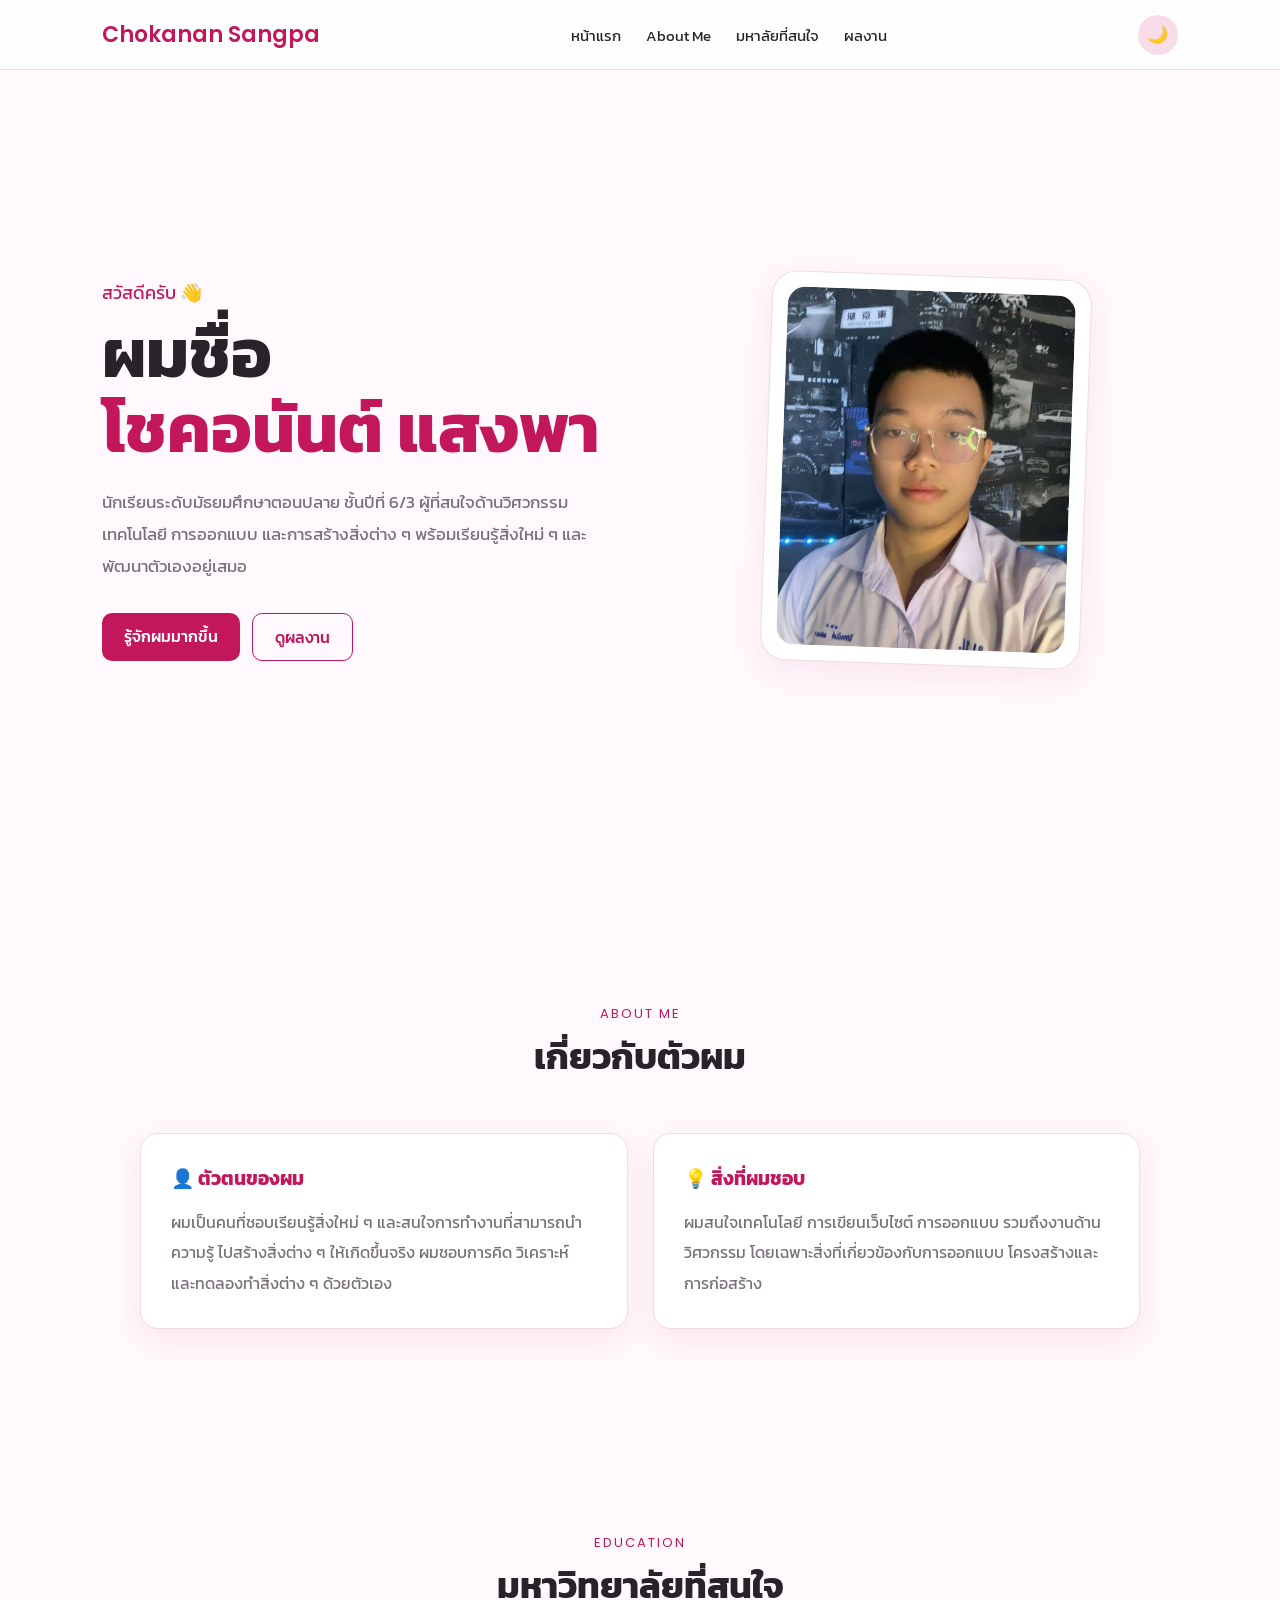
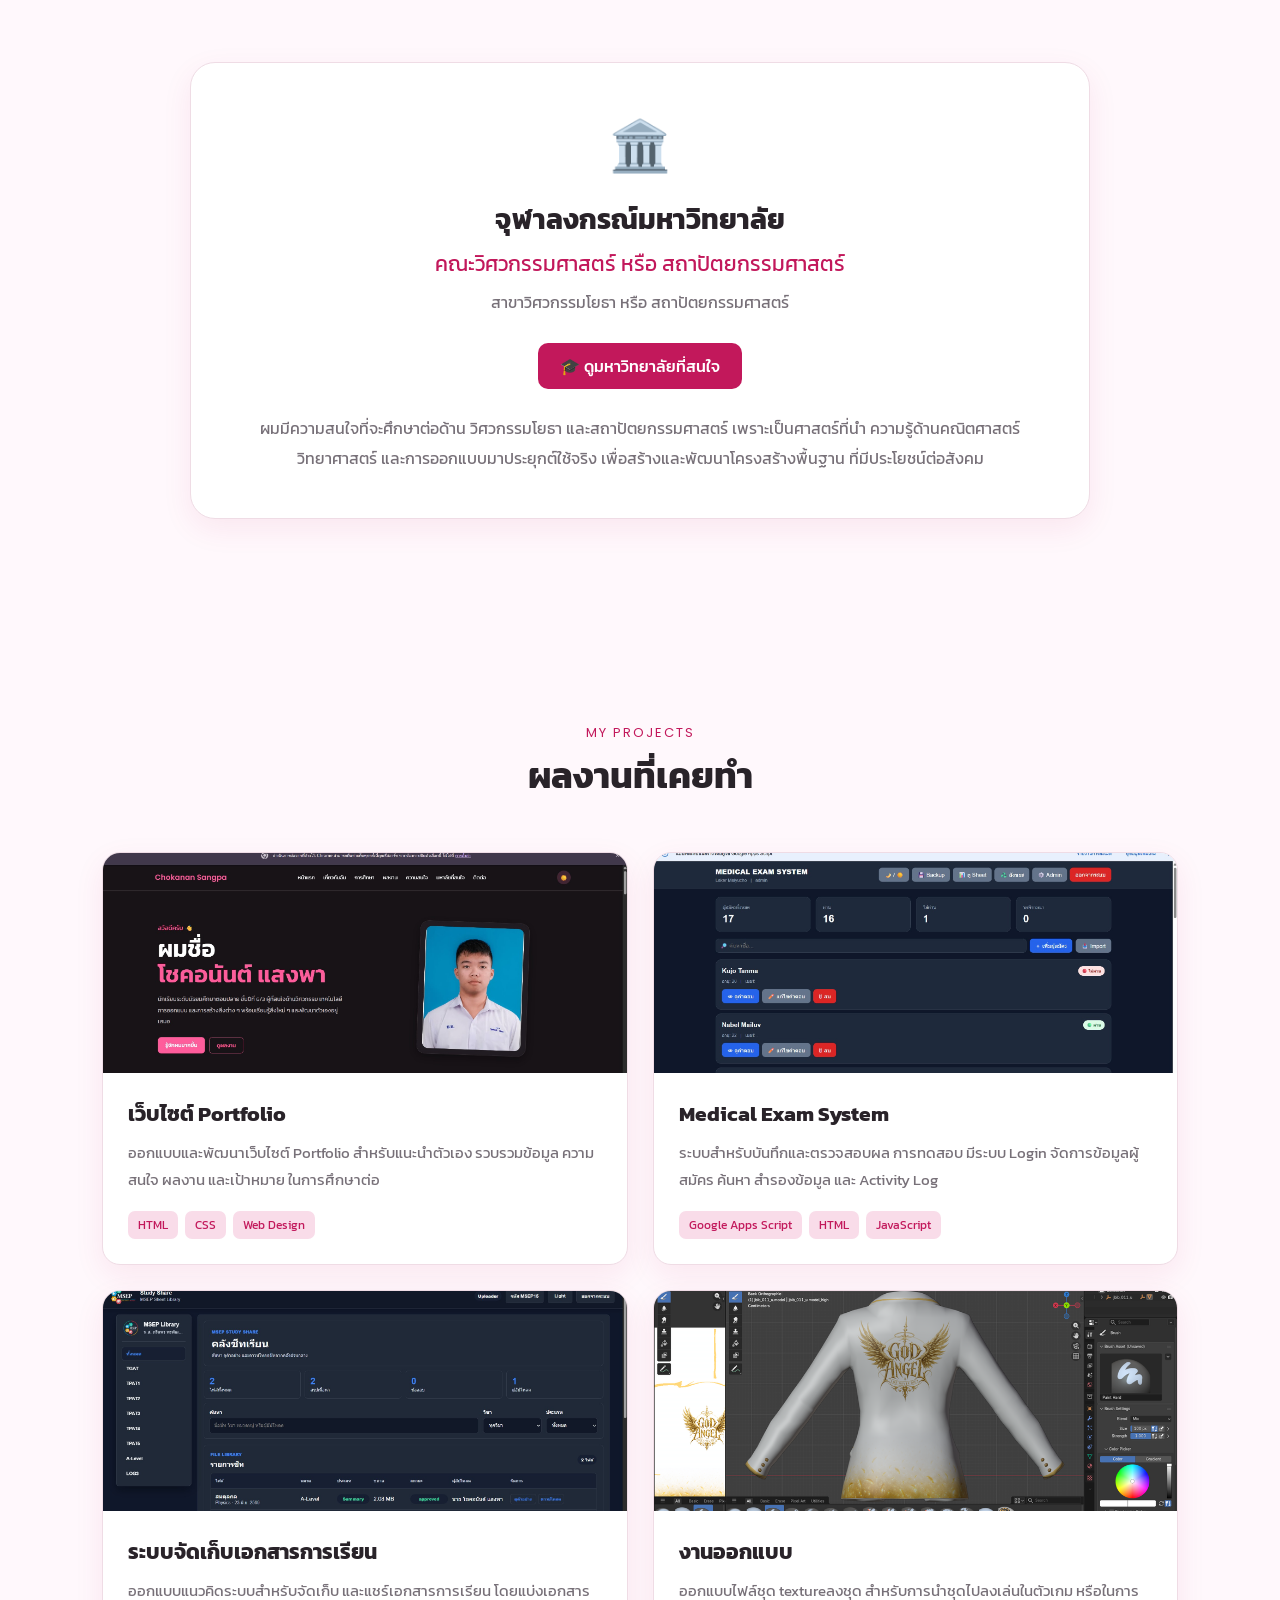
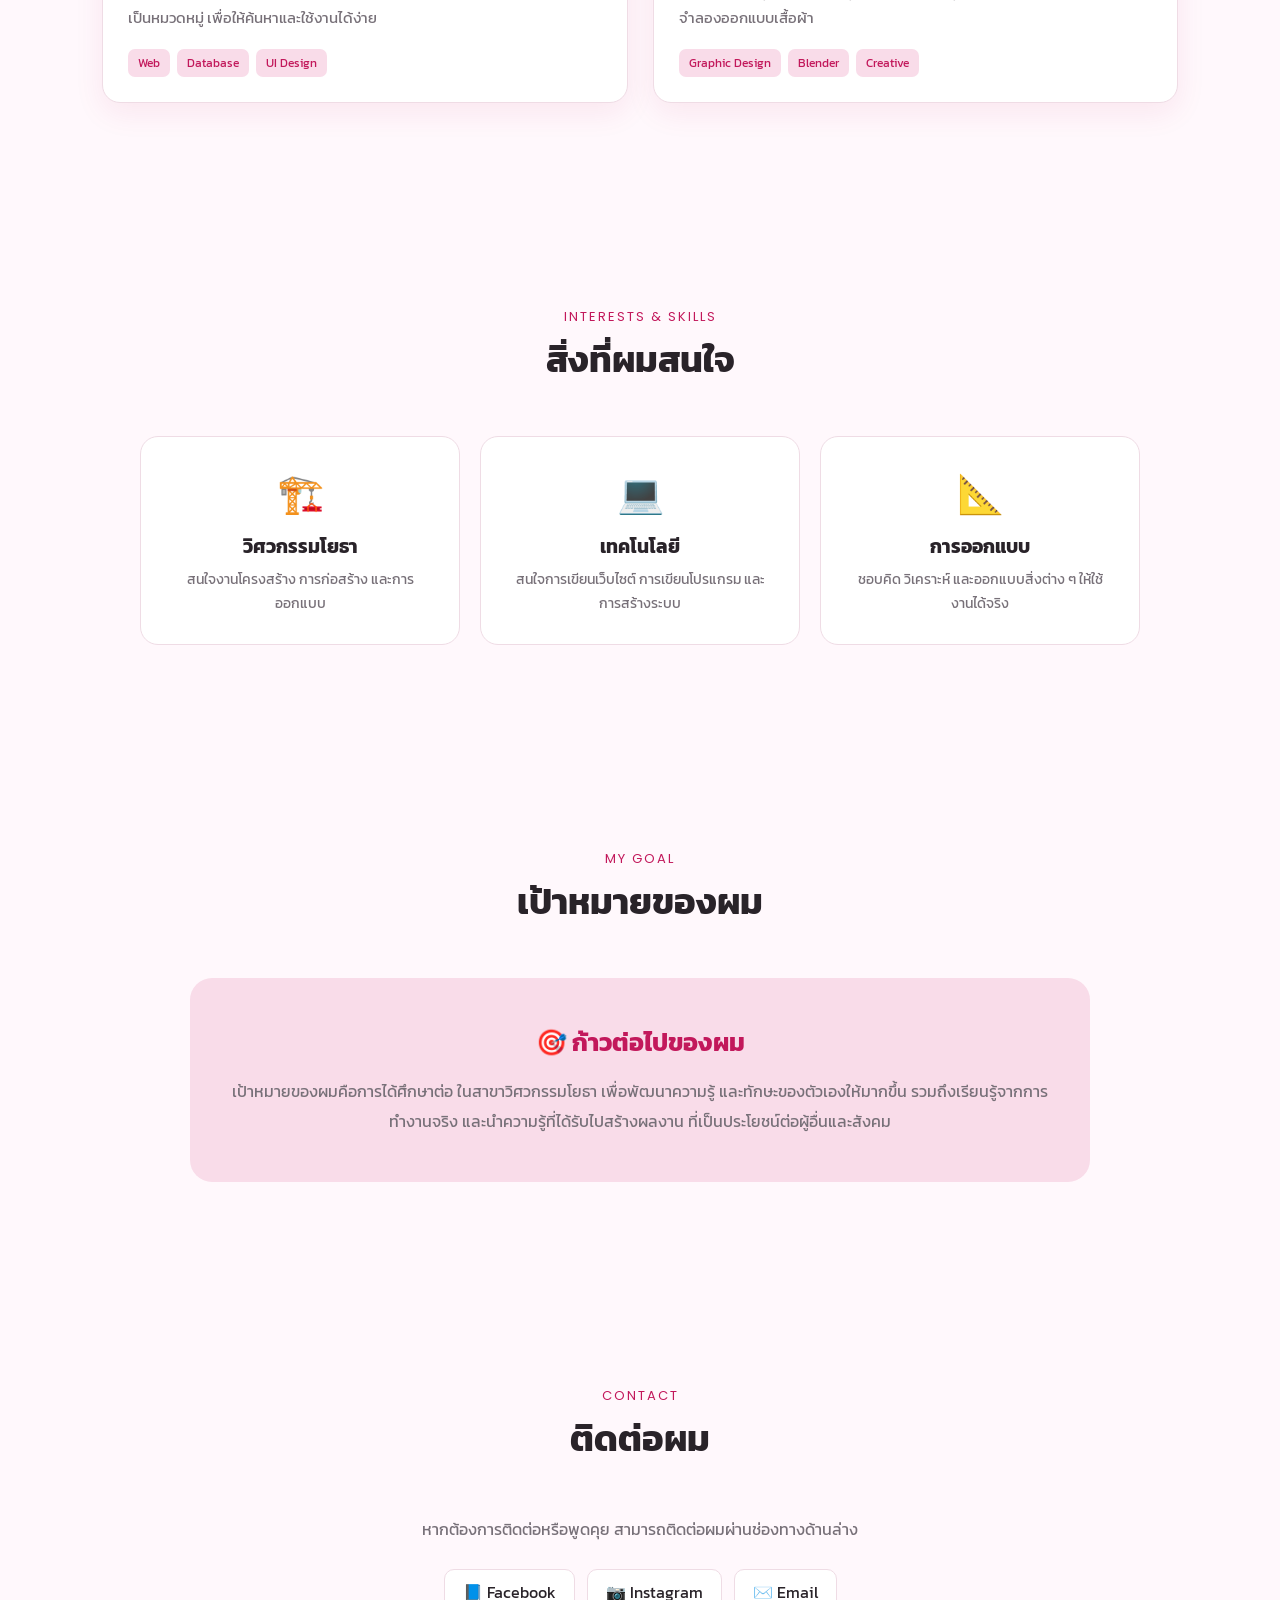
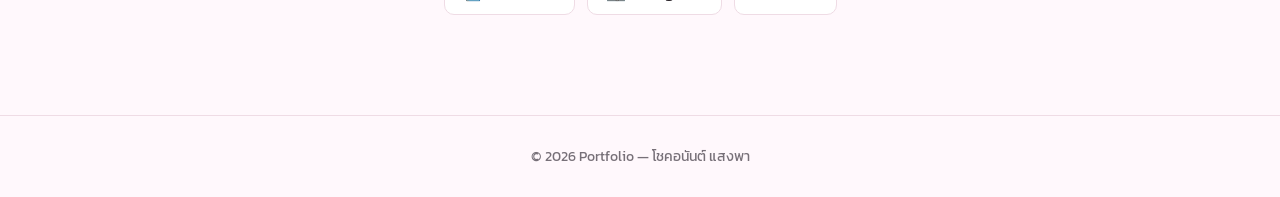
<file: index.html>
<!DOCTYPE html>
<html lang="th">
<head>
    <meta charset="UTF-8">
    <meta name="viewport" content="width=device-width, initial-scale=1.0">

    <title>Portfolio | โชคอนันต์ แสงพา</title>

    <link rel="stylesheet" href="./style.css">

    <link href="https://fonts.googleapis.com/css2?family=Kanit:wght@300;400;500;600&family=Poppins:wght@400;500;600&display=swap" rel="stylesheet">
</head>
    
      

<body>


    <!-- =========================
         NAVBAR
    ========================= -->

    <nav>

        <div class="logo">
            Chokanan Sangpa
        </div>

        <ul>

            <li>
                <a href="#home">
                    หน้าแรก
                </a>
            </li>

            <li>
    <a href="about.html">About Me</a>
        </li>

            <li>
                <a href="universities.html">
                    มหาลัยที่สนใจ
                </a>
            </li>

            <li>
                <a href="works.html">
                    ผลงาน
                </a>
            </li>
        </ul>

        <button
            class="theme-btn"
            id="themeBtn"
            onclick="toggleTheme()"
        >
            🌙
        </button>

    </nav>



    <!-- =========================
         HERO
    ========================= -->

    <section
        class="hero"
        id="home"
    >

        <div class="hero-container">


            <div>

                <div class="hello">
                    สวัสดีครับ 👋
                </div>

                <h1>

                    ผมชื่อ

                    <br>

                    <span>
                        โชคอนันต์ แสงพา
                    </span>

                </h1>

                <p>

                    นักเรียนระดับมัธยมศึกษาตอนปลาย ชั้นปีที่ 6/3
                    ผู้ที่สนใจด้านวิศวกรรม เทคโนโลยี 
                    การออกแบบ และการสร้างสิ่งต่าง ๆ
                    พร้อมเรียนรู้สิ่งใหม่ ๆ
                    และพัฒนาตัวเองอยู่เสมอ

                </p>


                <div class="buttons">

                    <a
                        href="#about"
                        class="btn btn-main"
                    >
                        รู้จักผมมากขึ้น
                    </a>

                    <a
                        href="#projects"
                        class="btn btn-outline"
                    >
                        ดูผลงาน
                    </a>

                </div>

            </div>



            <div class="profile-box">

                <div class="profile">

                    <img
                        src="Prem1.jpg"
                        alt="รูปโปรไฟล์"
                    >

                </div>

            </div>


        </div>

    </section>



    <!-- =========================
         ABOUT
    ========================= -->

    <section id="about">

        <div class="section-title">

            <small>
                ABOUT ME
            </small>

            <h2>
                เกี่ยวกับตัวผม
            </h2>

        </div>


        <div class="about">


            <div class="card">

                <h3>
                    👤 ตัวตนของผม
                </h3>

                <p>

                    ผมเป็นคนที่ชอบเรียนรู้สิ่งใหม่ ๆ
                    และสนใจการทำงานที่สามารถนำความรู้
                    ไปสร้างสิ่งต่าง ๆ ให้เกิดขึ้นจริง
                    ผมชอบการคิด วิเคราะห์
                    และทดลองทำสิ่งต่าง ๆ ด้วยตัวเอง

                </p>

            </div>


            <div class="card">

                <h3>
                    💡 สิ่งที่ผมชอบ
                </h3>

                <p>

                    ผมสนใจเทคโนโลยี การเขียนเว็บไซต์
                    การออกแบบ รวมถึงงานด้านวิศวกรรม
                    โดยเฉพาะสิ่งที่เกี่ยวข้องกับการออกแบบ
                    โครงสร้างและการก่อสร้าง

                </p>

            </div>


        </div>

    </section>



    <!-- =========================
         EDUCATION
    ========================= -->

    <section id="education">

        <div class="section-title">

            <small>
                EDUCATION
            </small>

            <h2>
                มหาวิทยาลัยที่สนใจ
            </h2>

        </div>


        <div class="university">

            <div class="uni-icon">
                🏛️
            </div>

            <h3>
                จุฬาลงกรณ์มหาวิทยาลัย
            </h3>

            <div class="faculty">
                คณะวิศวกรรมศาสตร์ หรือ สถาปัตยกรรมศาสตร์
            </div>

            <p>
                สาขาวิศวกรรมโยธา หรือ สถาปัตยกรรมศาสตร์
            </p>

            <div class="buttons" style="justify-content:center; margin-top:25px;">
                <a href="universities.html" class="btn btn-main">
                    🎓 ดูมหาวิทยาลัยที่สนใจ
                </a>
            </div>

            <br>

            <p>

                ผมมีความสนใจที่จะศึกษาต่อด้าน
                วิศวกรรมโยธา และสถาปัตยกรรมศาสตร์ เพราะเป็นศาสตร์ที่นำ
                ความรู้ด้านคณิตศาสตร์ วิทยาศาสตร์
                และการออกแบบมาประยุกต์ใช้จริง
                เพื่อสร้างและพัฒนาโครงสร้างพื้นฐาน
                ที่มีประโยชน์ต่อสังคม

            </p>

        </div>

    </section>



    <!-- =========================
         PROJECTS
    ========================= -->

    <section id="projects">

        <div class="section-title">

            <small>
                MY PROJECTS
            </small>

            <h2>
                ผลงานที่เคยทำ
            </h2>

        </div>


        <div class="projects">


            <!-- PROJECT 1 -->

            <div class="project">

                <div class="project-image">

                    <a href="https://s34298.github.io/34298/" target="_blank">
        <img src="PT.jpg" alt="ผลงานเว็บไซต์">
    </a>

                </div>


                <div class="project-content">

                    <h3>
                        เว็บไซต์ Portfolio
                    </h3>

                    <p>

                        ออกแบบและพัฒนาเว็บไซต์ Portfolio
                        สำหรับแนะนำตัวเอง รวบรวมข้อมูล
                        ความสนใจ ผลงาน และเป้าหมาย
                        ในการศึกษาต่อ

                    </p>


                    <div class="tags">

                        <span class="tag">
                            HTML
                        </span>

                        <span class="tag">
                            CSS
                        </span>

                        <span class="tag">
                            Web Design
                        </span>

                    </div>

                </div>

            </div>



           <div class="project">

                <div class="project-image">
    <a href="https://shorturl.asia/ASpoG" target="_blank">
        <img src="Medic.jpg" alt="ผลงานเว็บไซต์">
    </a>
</div>


                <div class="project-content">

                    <h3>
                        Medical Exam System
                    </h3>

                    <p>

                        ระบบสำหรับบันทึกและตรวจสอบผล
                        การทดสอบ มีระบบ Login
                        จัดการข้อมูลผู้สมัคร ค้นหา
                        สำรองข้อมูล และ Activity Log

                    </p>


                    <div class="tags">

                        <span class="tag">
                            Google Apps Script
                        </span>

                        <span class="tag">
                            HTML
                        </span>

                        <span class="tag">
                            JavaScript
                        </span>

                    </div>

                </div>

            </div>



            <!-- PROJECT 3 -->

            <div class="project">

                <div class="project-image">
    <a href="https://msep15.netlify.app/" target="_blank">
        <img src="Msep.jpg" alt="ผลงานเว็บไซต์">
    </a>
</div>


                <div class="project-content">

                    <h3>
                        ระบบจัดเก็บเอกสารการเรียน
                    </h3>

                    <p>

                        ออกแบบแนวคิดระบบสำหรับจัดเก็บ
                        และแชร์เอกสารการเรียน
                        โดยแบ่งเอกสารเป็นหมวดหมู่
                        เพื่อให้ค้นหาและใช้งานได้ง่าย

                    </p>


                    <div class="tags">

                        <span class="tag">
                            Web
                        </span>

                        <span class="tag">
                            Database
                        </span>

                        <span class="tag">
                            UI Design
                        </span>

                    </div>

                </div>

            </div>



            <!-- PROJECT 4 -->

            <div class="project">

                <div class="project-image">

                     <img src="GodAngel.jpg" alt="ชุด">

                </div>


                <div class="project-content">

                    <h3>
                        งานออกแบบ
                    </h3>

                    <p>

                        ออกแบบไฟล์ชุด textureลงชุด
                        สำหรับการนำชุดไปลงเล่นในตัวเกม
                        หรือในการจำลองออกแบบเสื้อผ้า

                    </p>


                    <div class="tags">

                        <span class="tag">
                            Graphic Design
                        </span>

                        <span class="tag">
                            Blender
                        </span>

                        <span class="tag">
                            Creative
                        </span>

                    </div>

                </div>

            </div>


            </div>

            </div>


        </div>

    </section>



    <!-- =========================
         SKILLS
    ========================= -->

    <section id="skills">

        <div class="section-title">

            <small>
                INTERESTS & SKILLS
            </small>

            <h2>
                สิ่งที่ผมสนใจ
            </h2>

        </div>


        <div class="skills">


            <div class="skill">

                <div class="skill-icon">
                    🏗️
                </div>

                <h3>
                    วิศวกรรมโยธา
                </h3>

                <p>

                    สนใจงานโครงสร้าง
                    การก่อสร้าง
                    และการออกแบบ

                </p>

            </div>



            <div class="skill">

                <div class="skill-icon">
                    💻
                </div>

                <h3>
                    เทคโนโลยี
                </h3>

                <p>

                    สนใจการเขียนเว็บไซต์
                    การเขียนโปรแกรม
                    และการสร้างระบบ

                </p>

            </div>



            <div class="skill">

                <div class="skill-icon">
                    📐
                </div>

                <h3>
                    การออกแบบ
                </h3>

                <p>

                    ชอบคิด วิเคราะห์
                    และออกแบบสิ่งต่าง ๆ
                    ให้ใช้งานได้จริง

                </p>

            </div>



        </div>

    </section>



    <!-- =========================
         GOAL
    ========================= -->

    <section>

        <div class="section-title">

            <small>
                MY GOAL
            </small>

            <h2>
                เป้าหมายของผม
            </h2>

        </div>


        <div class="goal">

            <div class="goal-box">

                <h3>
                    🎯 ก้าวต่อไปของผม
                </h3>

                <p>

                    เป้าหมายของผมคือการได้ศึกษาต่อ
                    ในสาขาวิศวกรรมโยธา เพื่อพัฒนาความรู้
                    และทักษะของตัวเองให้มากขึ้น
                    รวมถึงเรียนรู้จากการทำงานจริง
                    และนำความรู้ที่ได้รับไปสร้างผลงาน
                    ที่เป็นประโยชน์ต่อผู้อื่นและสังคม

                </p>

            </div>

        </div>

    </section>



    <!-- =========================
         CONTACT
    ========================= -->

    <section id="contact">

        <div class="section-title">

            <small>
                CONTACT
            </small>

            <h2>
                ติดต่อผม
            </h2>

        </div>


        <div class="contact">

            <p>

                หากต้องการติดต่อหรือพูดคุย
                สามารถติดต่อผมผ่านช่องทางด้านล่าง

            </p>


            <div class="contact-links">

                <a href="https://www.facebook.com/permie.afk/">
                    📘 Facebook
                </a>

                <a href="https://www.instagram.com/ch._.oka.nan/?next=%2F">
                    📷 Instagram
                </a>

                <a href="mailto:chokanansangpa@gmail.com">
                    ✉️ Email
                </a>

            </div>

        </div>

    </section>



    <!-- =========================
         FOOTER
    ========================= -->

    <footer>

        © 2026 Portfolio
        —
        โชคอนันต์ แสงพา

    </footer>



    <!-- =========================
         JAVASCRIPT
    ========================= -->

    <script>

        function toggleTheme() {

            document.body.classList.toggle("dark");

            const button =
                document.getElementById("themeBtn");

            if (
                document.body.classList.contains("dark")
            ) {

                button.innerHTML = "☀️";

                localStorage.setItem(
                    "theme",
                    "dark"
                );

            } else {

                button.innerHTML = "🌙";

                localStorage.setItem(
                    "theme",
                    "light"
                );

            }

        }


        /* จำ Theme ที่เลือกไว้ */

        const savedTheme =
            localStorage.getItem("theme");


        if (savedTheme === "dark") {

            document.body.classList.add("dark");

            document.getElementById(
                "themeBtn"
            ).innerHTML = "☀️";

        }

    </script>

</body>
</html>
</file>
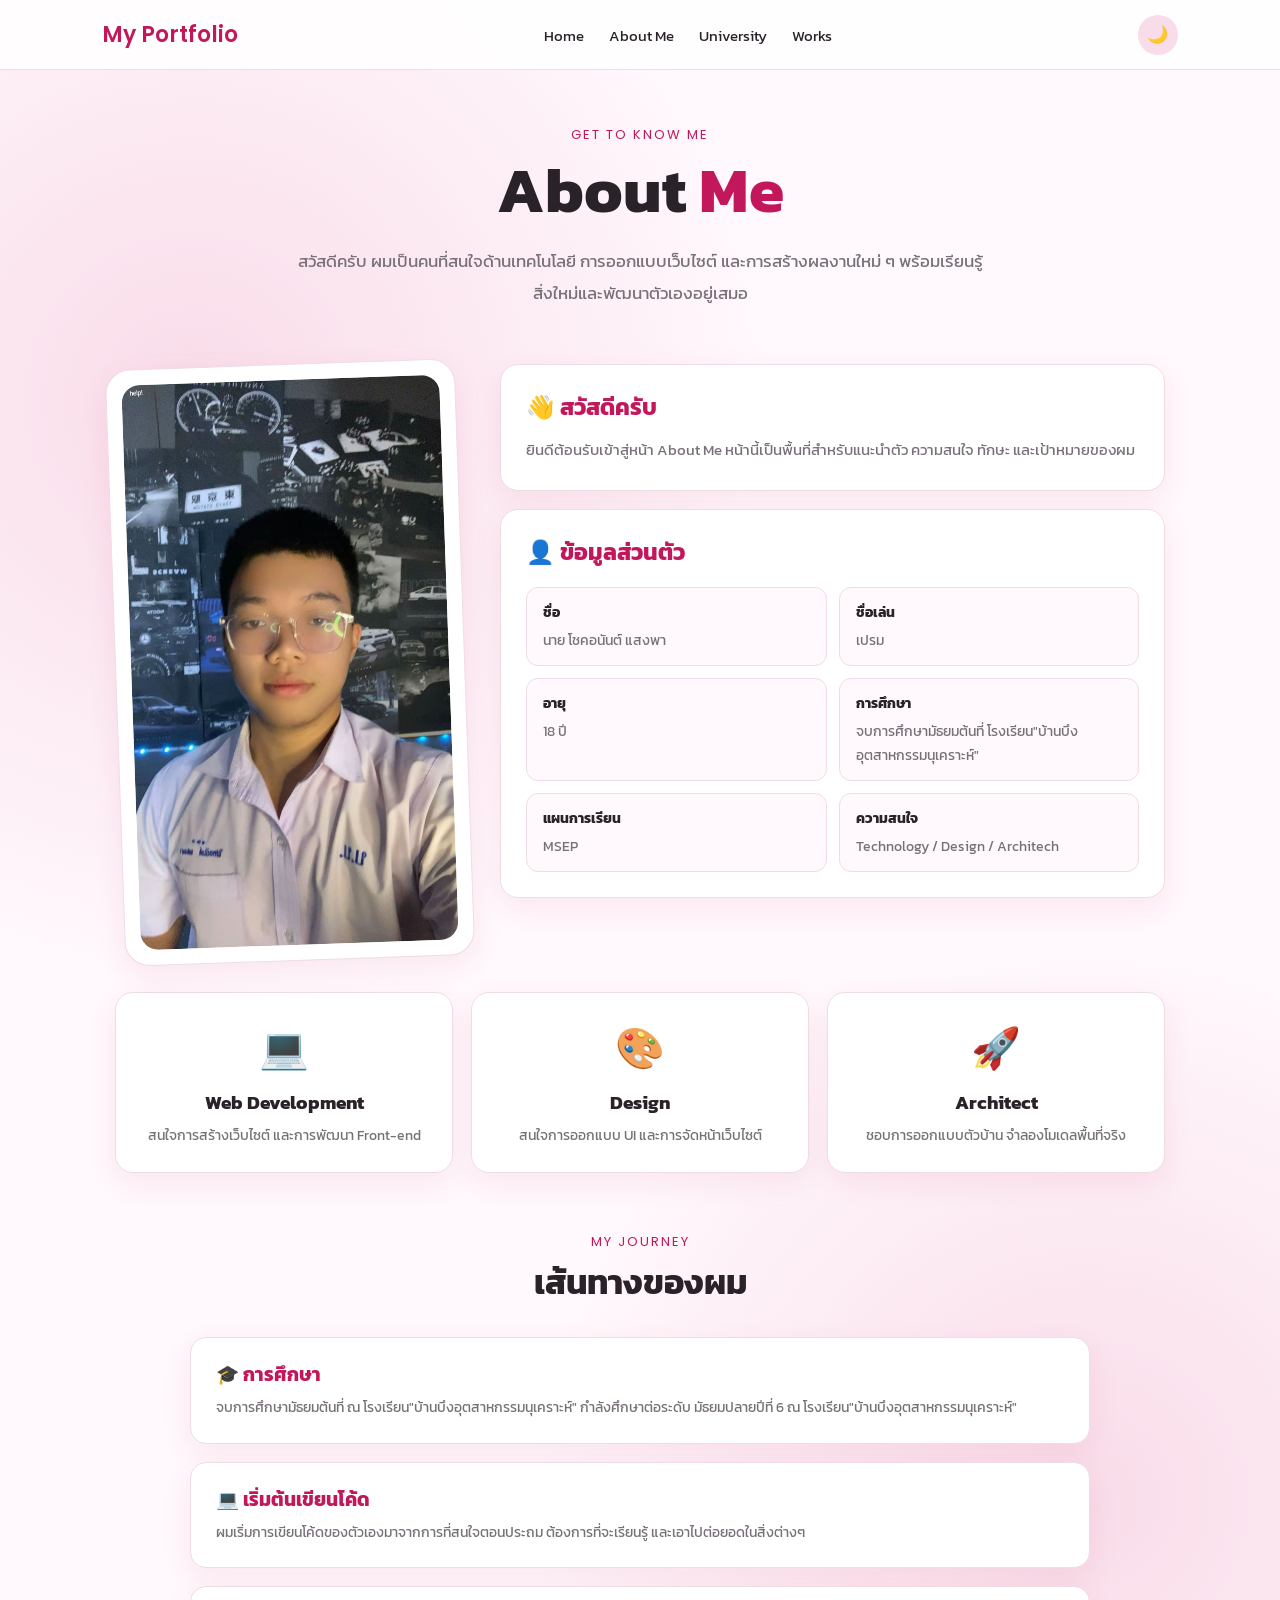
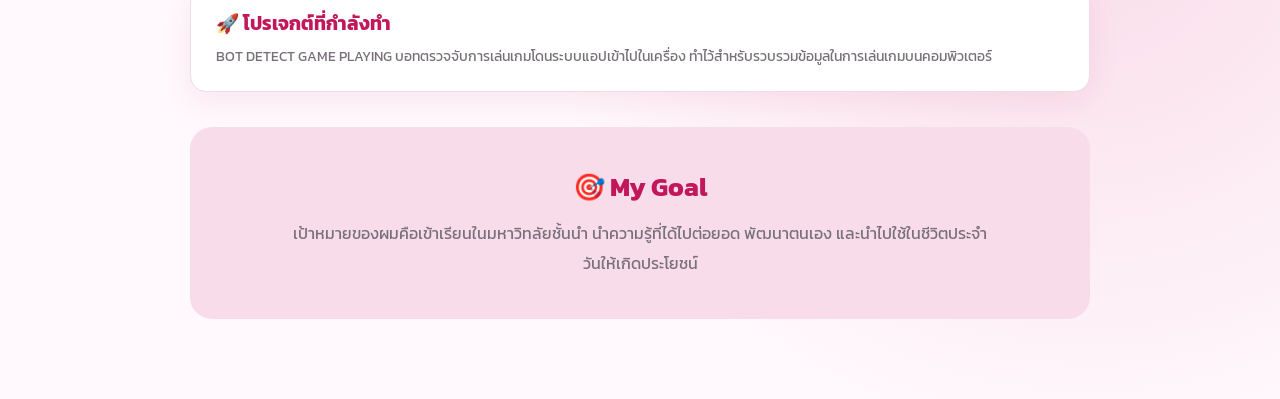
<file: about.html>
<!DOCTYPE html>
<html lang="th">

<head>
    <meta charset="UTF-8">

    <meta
        name="viewport"
        content="width=device-width, initial-scale=1.0"
    >

    <title>About Me</title>

    <!-- Google Font -->
    <link
        href="https://fonts.googleapis.com/css2?family=Kanit:wght@300;400;500;600&family=Poppins:wght@400;500;600&display=swap"
        rel="stylesheet"
    >

    <!-- CSS -->
    <link rel="stylesheet" href="./style.css">
</head>

<body>

    <!-- =========================
         NAVBAR
    ========================== -->

    <nav>

        <div class="logo">
            My Portfolio
        </div>

        <ul>
            <li>
                <a href="index.html">Home</a>
            </li>

            <li>
                <a href="about.html">About Me</a>
            </li>

            <li>
                <a href="universities.html">University</a>
            </li>

            <li>
                <a href="works.html">Works</a>
            </li>
        </ul>

        <button
            class="theme-btn"
            onclick="toggleTheme()"
            aria-label="เปลี่ยนธีม"
        >
            🌙
        </button>

    </nav>


    <!-- =========================
         ABOUT ME
    ========================== -->

    <main class="about-page">

        <!-- Hero -->

        <div class="about-hero">

            <small>GET TO KNOW ME</small>

            <h1>
                About <span>Me</span>
            </h1>

            <p>
                สวัสดีครับ ผมเป็นคนที่สนใจด้านเทคโนโลยี
                การออกแบบเว็บไซต์ และการสร้างผลงานใหม่ ๆ
                พร้อมเรียนรู้สิ่งใหม่และพัฒนาตัวเองอยู่เสมอ
            </p>

        </div>


        <!-- Profile -->

        <div class="about-profile">

            <div class="about-photo">

                <img
                    src="Prem1.jpg"
                    alt="รูปโปรไฟล์"
                >

            </div>


            <div class="about-info">

                <div class="about-info-card">

                    <h2>
                        👋 สวัสดีครับ
                    </h2>

                    <p>
                        ยินดีต้อนรับเข้าสู่หน้า About Me
                        หน้านี้เป็นพื้นที่สำหรับแนะนำตัว
                        ความสนใจ ทักษะ และเป้าหมายของผม
                    </p>

                </div>


                <div class="about-info-card">

                    <h2>
                        👤 ข้อมูลส่วนตัว
                    </h2>

                    <div class="about-details">

                        <div class="about-detail">
                            <strong>ชื่อ</strong>
                            <span>นาย โชคอนันต์ แสงพา</span>
                        </div>

                        <div class="about-detail">
                            <strong>ชื่อเล่น</strong>
                            <span>เปรม</span>
                        </div>

                        <div class="about-detail">
                            <strong>อายุ</strong>
                            <span>18 ปี</span>
                        </div>

                        <div class="about-detail">
                            <strong>การศึกษา</strong>
                            <span>จบการศึกษามัธยมต้นที่ โรงเรียน"บ้านบึงอุตสาหกรรมนุเคราะห์"</span>
                        </div>

                        <div class="about-detail">
                            <strong>แผนการเรียน</strong>
                            <span>MSEP</span>
                        </div>

                        <div class="about-detail">
                            <strong>ความสนใจ</strong>
                            <span>Technology / Design / Architech</span>
                        </div>

                    </div>

                </div>

            </div>

        </div>


        <!-- Interests -->

        <div class="about-interests">

            <div class="interest-card">

                <div class="interest-icon">
                    💻
                </div>

                <h3>
                    Web Development
                </h3>

                <p>
                    สนใจการสร้างเว็บไซต์
                    และการพัฒนา Front-end
                </p>

            </div>


            <div class="interest-card">

                <div class="interest-icon">
                    🎨
                </div>

                <h3>
                    Design
                </h3>

                <p>
                    สนใจการออกแบบ UI
                    และการจัดหน้าเว็บไซต์
                </p>

            </div>


            <div class="interest-card">

                <div class="interest-icon">
                    🚀
                </div>

                <h3>
                    Architect
                </h3>

                <p>
                    ชอบการออกแบบตัวบ้าน
                    จำลองโมเดลพื้นที่จริง
                </p>

            </div>

        </div>


        <!-- Journey -->

        <div class="about-journey">

            <div class="about-journey-title">

                <small>MY JOURNEY</small>

                <h2>
                    เส้นทางของผม
                </h2>

            </div>


            <div class="journey-list">

                <div class="journey-item">

                    <h3>
                        🎓 การศึกษา
                    </h3>

                    <p>
                        จบการศึกษามัธยมต้นที่ ณ โรงเรียน"บ้านบึงอุตสาหกรรมนุเคราะห์"
                        กำลังศึกษาต่อระดับ มัธยมปลายปีที่ 6 ณ โรงเรียน"บ้านบึงอุตสาหกรรมนุเคราะห์"
                    </p>

                </div>


                <div class="journey-item">

                    <h3>
                        💻 เริ่มต้นเขียนโค้ด
                    </h3>

                    <p>
                        ผมเริ่มการเขียนโค้ดของตัวเองมาจากการที่สนใจตอนประถม
                        ต้องการที่จะเรียนรู้ และเอาไปต่อยอดในสิ่งต่างๆ
                    </p>

                </div>


                <div class="journey-item">

                    <h3>
                        🚀 โปรเจกต์ที่กำลังทำ
                    </h3>

                    <p>
                        BOT DETECT GAME PLAYING
                        บอทตรวจจับการเล่นเกมโดนระบบแอปเข้าไปในเครื่อง
                        ทำไว้สำหรับรวบรวมข้อมูลในการเล่นเกมบนคอมพิวเตอร์
                    </p>

                </div>

            </div>

        </div>


        <!-- Goal -->

        <div class="about-goal">

            <div class="about-goal-box">

                <h2>
                    🎯 My Goal
                </h2>

                <p>
                    เป้าหมายของผมคือเข้าเรียนในมหาวิทลัยชั้นนำ
                    นำความรู้ที่ได้ไปต่อยอด พัฒนาตนเอง
                    และนำไปใช้ในชีวิตประจำวันให้เกิดประโยชน์
                </p>

            </div>

        </div>

    </main>




    <!-- Theme -->

    <script>

        function toggleTheme() {

            document.body.classList.toggle("dark");

            if (document.body.classList.contains("dark")) {

                localStorage.setItem("theme", "dark");

            } else {

                localStorage.setItem("theme", "light");

            }

        }


        if (localStorage.getItem("theme") === "dark") {

            document.body.classList.add("dark");

        }

    </script>

</body>

</html>
</file>
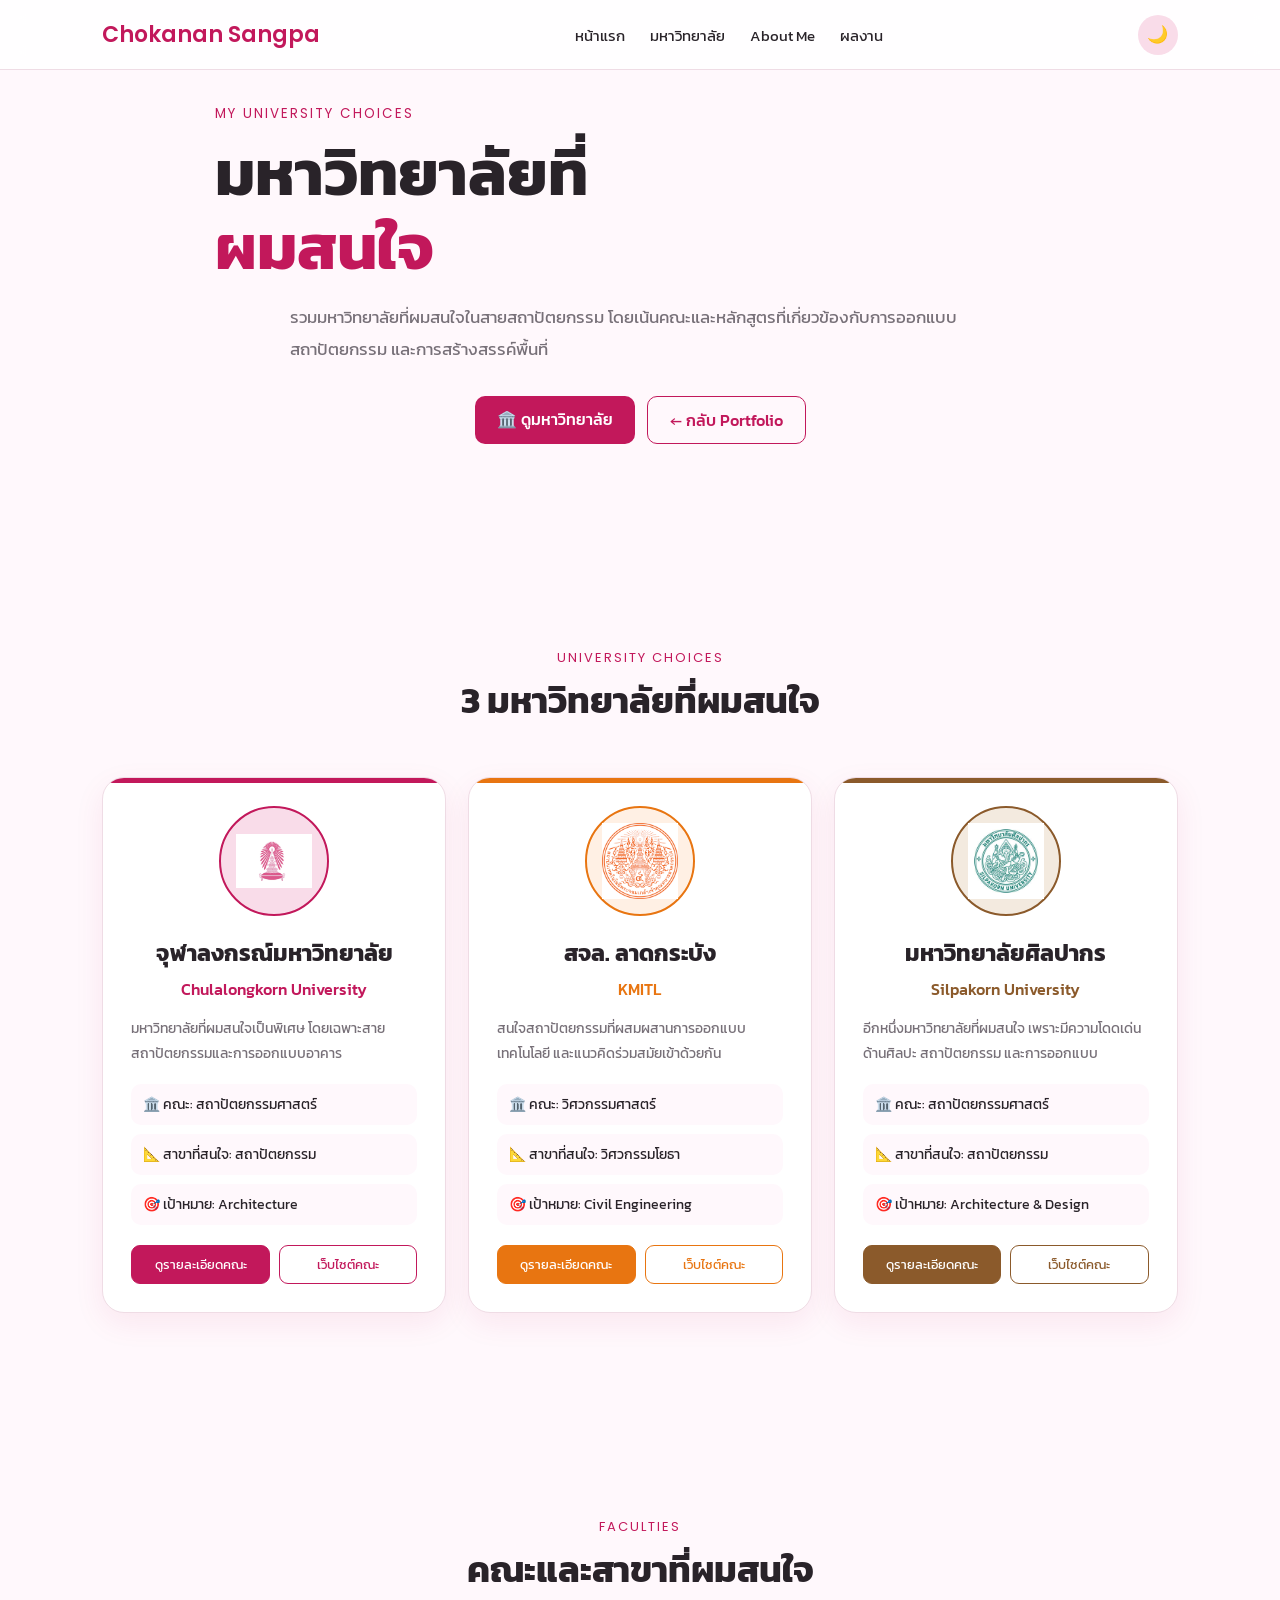
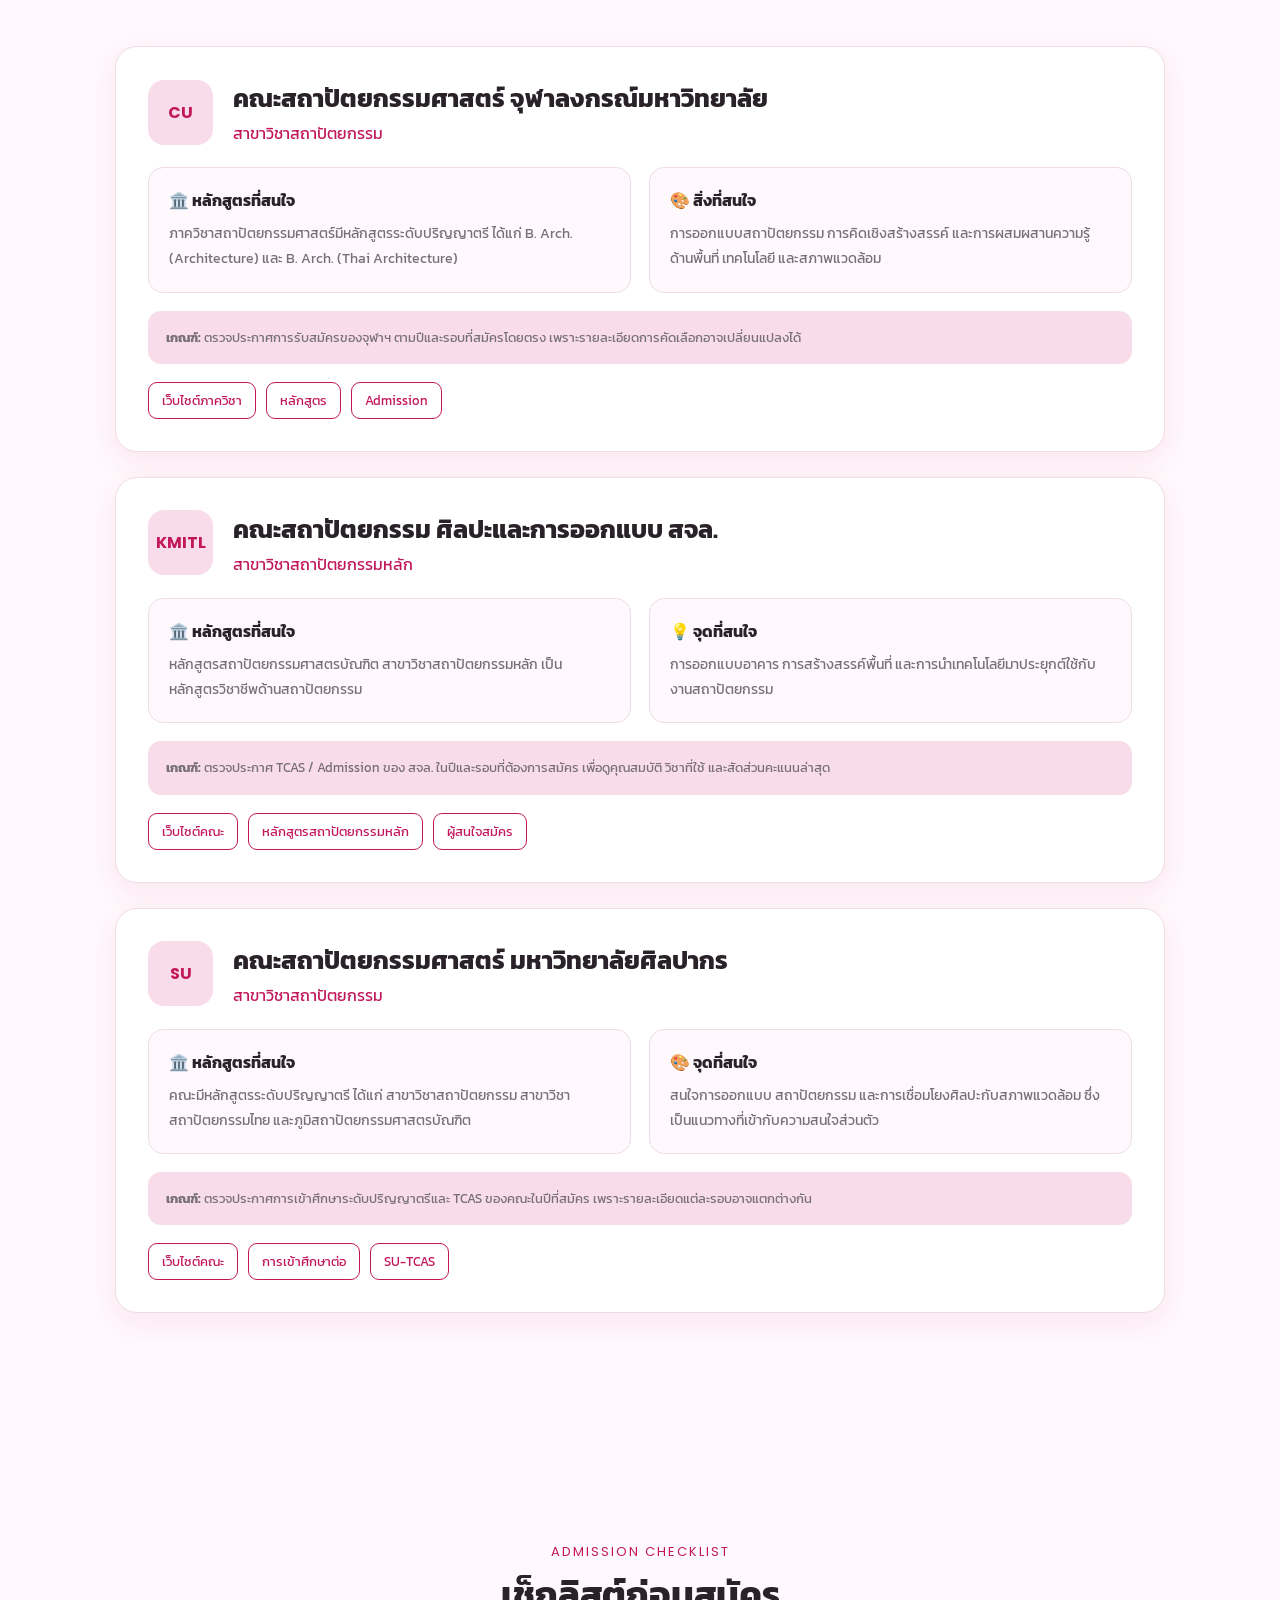
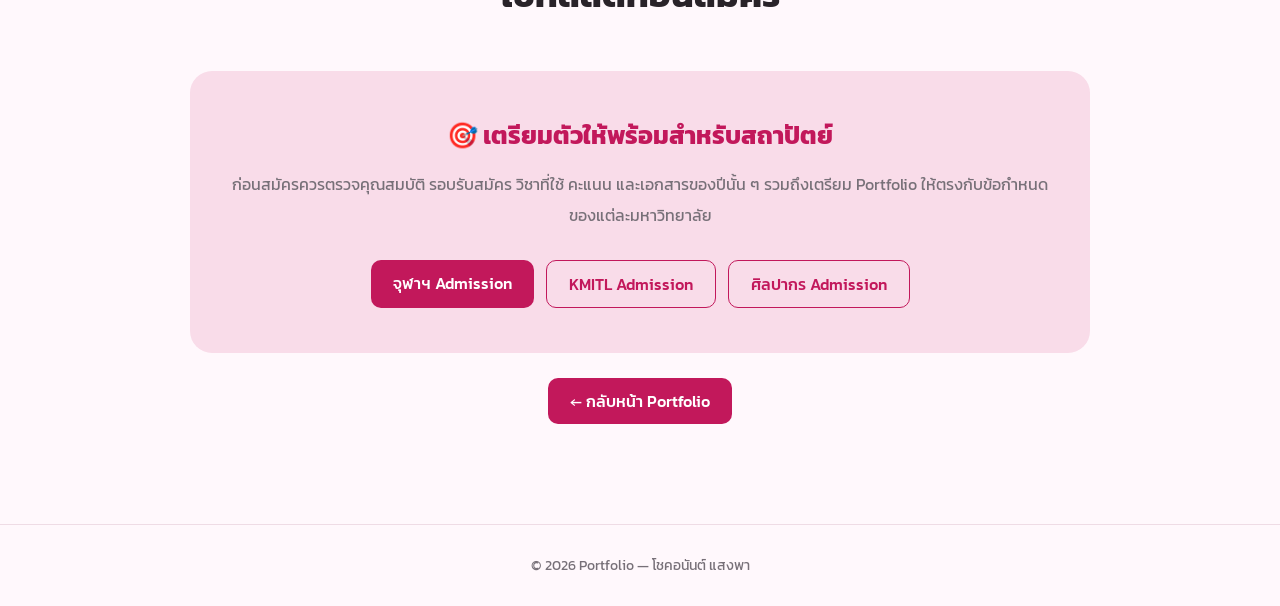
<file: universities.html>
<!DOCTYPE html>
<html lang="th">
<head>
<meta charset="UTF-8">
<meta name="viewport" content="width=device-width, initial-scale=1.0">
<title>มหาวิทยาลัยที่สนใจ | โชคอนันต์ แสงพา</title>
<link rel="stylesheet" href="./style.css">
<link href="https://fonts.googleapis.com/css2?family=Kanit:wght@300;400;500;600&family=Poppins:wght@400;500;600&display=swap" rel="stylesheet">
</head>
<body>

<nav>
    <div class="logo">Chokanan Sangpa</div>
    <ul>
        <li><a href="index.html">หน้าแรก</a></li>
        <li><a href="#universities">มหาวิทยาลัย</a></li>
        <li><a href="about.html">About Me</a></li>
        <li><a href="works.html">ผลงาน</a></li>
    </ul>
    <button class="theme-btn" id="themeBtn" onclick="toggleTheme()">🌙</button>
</nav>

<section class="uni-page-hero">
    <div class="uni-page-hero-inner">
        <small style="color:var(--pink);letter-spacing:2px;font-family:Poppins">MY UNIVERSITY CHOICES</small>
        <h1>มหาวิทยาลัยที่<br>
            <span>ผมสนใจ</span></h1>
        <p>รวมมหาวิทยาลัยที่ผมสนใจในสายสถาปัตยกรรม โดยเน้นคณะและหลักสูตรที่เกี่ยวข้องกับการออกแบบ สถาปัตยกรรม และการสร้างสรรค์พื้นที่</p>
        <div class="buttons" style="justify-content:center">
            <a href="#universities" class="btn btn-main">🏛️ ดูมหาวิทยาลัย</a>
            <a href="index.html" class="btn btn-outline">← กลับ Portfolio</a>
        </div>
    </div>
</section>

<section id="universities">
    <div class="section-title">
        <small>UNIVERSITY CHOICES</small>
        <h2>3 มหาวิทยาลัยที่ผมสนใจ</h2>
    </div>

    <div class="uni-list">
        <article class="uni-card" style="--uni-color:#c2185b;--uni-bg:#f9dce9">
            <div class="uni-logo">
                <img src="CU.jpg" alt="ตราจุฬาลงกรณ์">
            </div>
            <h3>จุฬาลงกรณ์มหาวิทยาลัย</h3>
            <div class="uni-subtitle">Chulalongkorn University</div>
            <p>มหาวิทยาลัยที่ผมสนใจเป็นพิเศษ โดยเฉพาะสายสถาปัตยกรรมและการออกแบบอาคาร</p>
            <div class="uni-info">
                <div>🏛️ คณะ: สถาปัตยกรรมศาสตร์</div>
                <div>📐 สาขาที่สนใจ: สถาปัตยกรรม</div>
                <div>🎯 เป้าหมาย: Architecture</div>
            </div>
            <div class="uni-actions">
                <a class="main" href="#chula">ดูรายละเอียดคณะ</a>
                <a href="https://www.arch.arch.chula.ac.th/" target="_blank" rel="noopener">เว็บไซต์คณะ</a>
            </div>
        </article>

        <article class="uni-card" style="--uni-color:#e87511;--uni-bg:#fff0e4">
            <div class="uni-logo">
                <img src="KMITL.jpg" alt="ตราลาดกระบัง">
            </div>
            <h3>สจล. ลาดกระบัง</h3>
            <div class="uni-subtitle">KMITL</div>
            <p>สนใจสถาปัตยกรรมที่ผสมผสานการออกแบบ เทคโนโลยี และแนวคิดร่วมสมัยเข้าด้วยกัน</p>
            <div class="uni-info">
                <div>🏛️ คณะ: วิศวกรรมศาสตร์</div>
                <div>📐 สาขาที่สนใจ: วิศวกรรมโยธา</div>
                <div>🎯 เป้าหมาย: Civil Engineering</div>
            </div>
            <div class="uni-actions">
                <a class="main" href="#kmitl">ดูรายละเอียดคณะ</a>
                <a href="https://www.kmitl.ac.th/th/faculty/คณะสถาปัตยกรรม-ศิลปะและการออกแบบ" target="_blank" rel="noopener">เว็บไซต์คณะ</a>
            </div>
        </article>

        <article class="uni-card" style="--uni-color:#8b5a2b;--uni-bg:#f3eadf">
            <div class="uni-logo">
                <img src="SU.jpg" alt="ตราศิลปากร">
            </div>
            <h3>มหาวิทยาลัยศิลปากร</h3>
            <div class="uni-subtitle">Silpakorn University</div>
            <p>อีกหนึ่งมหาวิทยาลัยที่ผมสนใจ เพราะมีความโดดเด่นด้านศิลปะ สถาปัตยกรรม และการออกแบบ</p>
            <div class="uni-info">
                <div>🏛️ คณะ: สถาปัตยกรรมศาสตร์</div>
                <div>📐 สาขาที่สนใจ: สถาปัตยกรรม</div>
                <div>🎯 เป้าหมาย: Architecture & Design</div>
            </div>
            <div class="uni-actions">
                <a class="main" href="#silpakorn">ดูรายละเอียดคณะ</a>
                <a href="https://arch.su.ac.th/" target="_blank" rel="noopener">เว็บไซต์คณะ</a>
            </div>
        </article>
    </div>
</section>

<section id="faculties">
    <div class="section-title">
        <small>FACULTIES</small>
        <h2>คณะและสาขาที่ผมสนใจ</h2>
    </div>

    <div class="faculty-page">
        <article class="faculty-block" id="chula">
            <div class="faculty-head">
                <div class="faculty-badge">CU</div>
                <div>
                    <h3>คณะสถาปัตยกรรมศาสตร์ จุฬาลงกรณ์มหาวิทยาลัย</h3>
                    <p>สาขาวิชาสถาปัตยกรรม</p>
                </div>
            </div>
            <div class="faculty-grid">
                <div class="faculty-item">
                    <h4>🏛️ หลักสูตรที่สนใจ</h4>
                    <p>ภาควิชาสถาปัตยกรรมศาสตร์มีหลักสูตรระดับปริญญาตรี ได้แก่ B. Arch. (Architecture) และ B. Arch. (Thai Architecture)</p>
                </div>
                <div class="faculty-item">
                    <h4>🎨 สิ่งที่สนใจ</h4>
                    <p>การออกแบบสถาปัตยกรรม การคิดเชิงสร้างสรรค์ และการผสมผสานความรู้ด้านพื้นที่ เทคโนโลยี และสภาพแวดล้อม</p>
                </div>
            </div>
            <div class="criteria-note"><strong>เกณฑ์:</strong> ตรวจประกาศการรับสมัครของจุฬาฯ ตามปีและรอบที่สมัครโดยตรง เพราะรายละเอียดการคัดเลือกอาจเปลี่ยนแปลงได้</div>
            <div class="source-links">
                <a href="https://www.arch.arch.chula.ac.th/" target="_blank" rel="noopener">เว็บไซต์ภาควิชา</a>
                <a href="https://www.arch.arch.chula.ac.th/programs/" target="_blank" rel="noopener">หลักสูตร</a>
                <a href="https://admission.chula.ac.th/" target="_blank" rel="noopener">Admission</a>
            </div>
        </article>

        <article class="faculty-block" id="kmitl">
            <div class="faculty-head">
                <div class="faculty-badge">KMITL</div>
                <div>
                    <h3>คณะสถาปัตยกรรม ศิลปะและการออกแบบ สจล.</h3>
                    <p>สาขาวิชาสถาปัตยกรรมหลัก</p>
                </div>
            </div>
            <div class="faculty-grid">
                <div class="faculty-item">
                    <h4>🏛️ หลักสูตรที่สนใจ</h4>
                    <p>หลักสูตรสถาปัตยกรรมศาสตรบัณฑิต สาขาวิชาสถาปัตยกรรมหลัก เป็นหลักสูตรวิชาชีพด้านสถาปัตยกรรม</p>
                </div>
                <div class="faculty-item">
                    <h4>💡 จุดที่สนใจ</h4>
                    <p>การออกแบบอาคาร การสร้างสรรค์พื้นที่ และการนำเทคโนโลยีมาประยุกต์ใช้กับงานสถาปัตยกรรม</p>
                </div>
            </div>
            <div class="criteria-note"><strong>เกณฑ์:</strong> ตรวจประกาศ TCAS / Admission ของ สจล. ในปีและรอบที่ต้องการสมัคร เพื่อดูคุณสมบัติ วิชาที่ใช้ และสัดส่วนคะแนนล่าสุด</div>
            <div class="source-links">
                <a href="https://www.aad.kmitl.ac.th/" target="_blank" rel="noopener">เว็บไซต์คณะ</a>
                <a href="https://www.aad.kmitl.ac.th/architecture/b-arch/" target="_blank" rel="noopener">หลักสูตรสถาปัตยกรรมหลัก</a>
                <a href="https://kmitl.ac.th/th/prospective-students" target="_blank" rel="noopener">ผู้สนใจสมัคร</a>
            </div>
        </article>

        <article class="faculty-block" id="silpakorn">
            <div class="faculty-head">
                <div class="faculty-badge">SU</div>
                <div>
                    <h3>คณะสถาปัตยกรรมศาสตร์ มหาวิทยาลัยศิลปากร</h3>
                    <p>สาขาวิชาสถาปัตยกรรม</p>
                </div>
            </div>
            <div class="faculty-grid">
                <div class="faculty-item">
                    <h4>🏛️ หลักสูตรที่สนใจ</h4>
                    <p>คณะมีหลักสูตรระดับปริญญาตรี ได้แก่ สาขาวิชาสถาปัตยกรรม สาขาวิชาสถาปัตยกรรมไทย และภูมิสถาปัตยกรรมศาสตรบัณฑิต</p>
                </div>
                <div class="faculty-item">
                    <h4>🎨 จุดที่สนใจ</h4>
                    <p>สนใจการออกแบบ สถาปัตยกรรม และการเชื่อมโยงศิลปะกับสภาพแวดล้อม ซึ่งเป็นแนวทางที่เข้ากับความสนใจส่วนตัว</p>
                </div>
            </div>
            <div class="criteria-note"><strong>เกณฑ์:</strong> ตรวจประกาศการเข้าศึกษาระดับปริญญาตรีและ TCAS ของคณะในปีที่สมัคร เพราะรายละเอียดแต่ละรอบอาจแตกต่างกัน</div>
            <div class="source-links">
                <a href="https://arch.su.ac.th/" target="_blank" rel="noopener">เว็บไซต์คณะ</a>
                <a href="https://arch.su.ac.th/index.php/admissiontoundergrad" target="_blank" rel="noopener">การเข้าศึกษาต่อ</a>
                <a href="https://admission.su.ac.th/" target="_blank" rel="noopener">SU-TCAS</a>
            </div>
        </article>
    </div>
</section>

<section id="criteria">
    <div class="section-title">
        <small>ADMISSION CHECKLIST</small>
        <h2>เช็กลิสต์ก่อนสมัคร</h2>
    </div>
    <div class="goal">
        <div class="goal-box">
            <h3>🎯 เตรียมตัวให้พร้อมสำหรับสถาปัตย์</h3>
            <p>ก่อนสมัครควรตรวจคุณสมบัติ รอบรับสมัคร วิชาที่ใช้ คะแนน และเอกสารของปีนั้น ๆ รวมถึงเตรียม Portfolio ให้ตรงกับข้อกำหนดของแต่ละมหาวิทยาลัย</p>
            <div class="buttons" style="justify-content:center">
                <a class="btn btn-main" href="https://admission.chula.ac.th/" target="_blank" rel="noopener">จุฬาฯ Admission</a>
                <a class="btn btn-outline" href="https://kmitl.ac.th/th/prospective-students" target="_blank" rel="noopener">KMITL Admission</a>
                <a class="btn btn-outline" href="https://admission.su.ac.th/" target="_blank" rel="noopener">ศิลปากร Admission</a>
            </div>
        </div>
    </div>
    <div class="back-home"><a href="index.html" class="btn btn-main">← กลับหน้า Portfolio</a></div>
</section>

<footer>© 2026 Portfolio — โชคอนันต์ แสงพา</footer>

<script>
function toggleTheme(){
    document.body.classList.toggle('dark');
    const button=document.getElementById('themeBtn');
    if(document.body.classList.contains('dark')){
        button.innerHTML='☀️';
        localStorage.setItem('theme','dark');
    }else{
        button.innerHTML='🌙';
        localStorage.setItem('theme','light');
    }
}
if(localStorage.getItem('theme')==='dark'){
    document.body.classList.add('dark');
    document.getElementById('themeBtn').innerHTML='☀️';
}
</script>
</body>
</html>
</file>
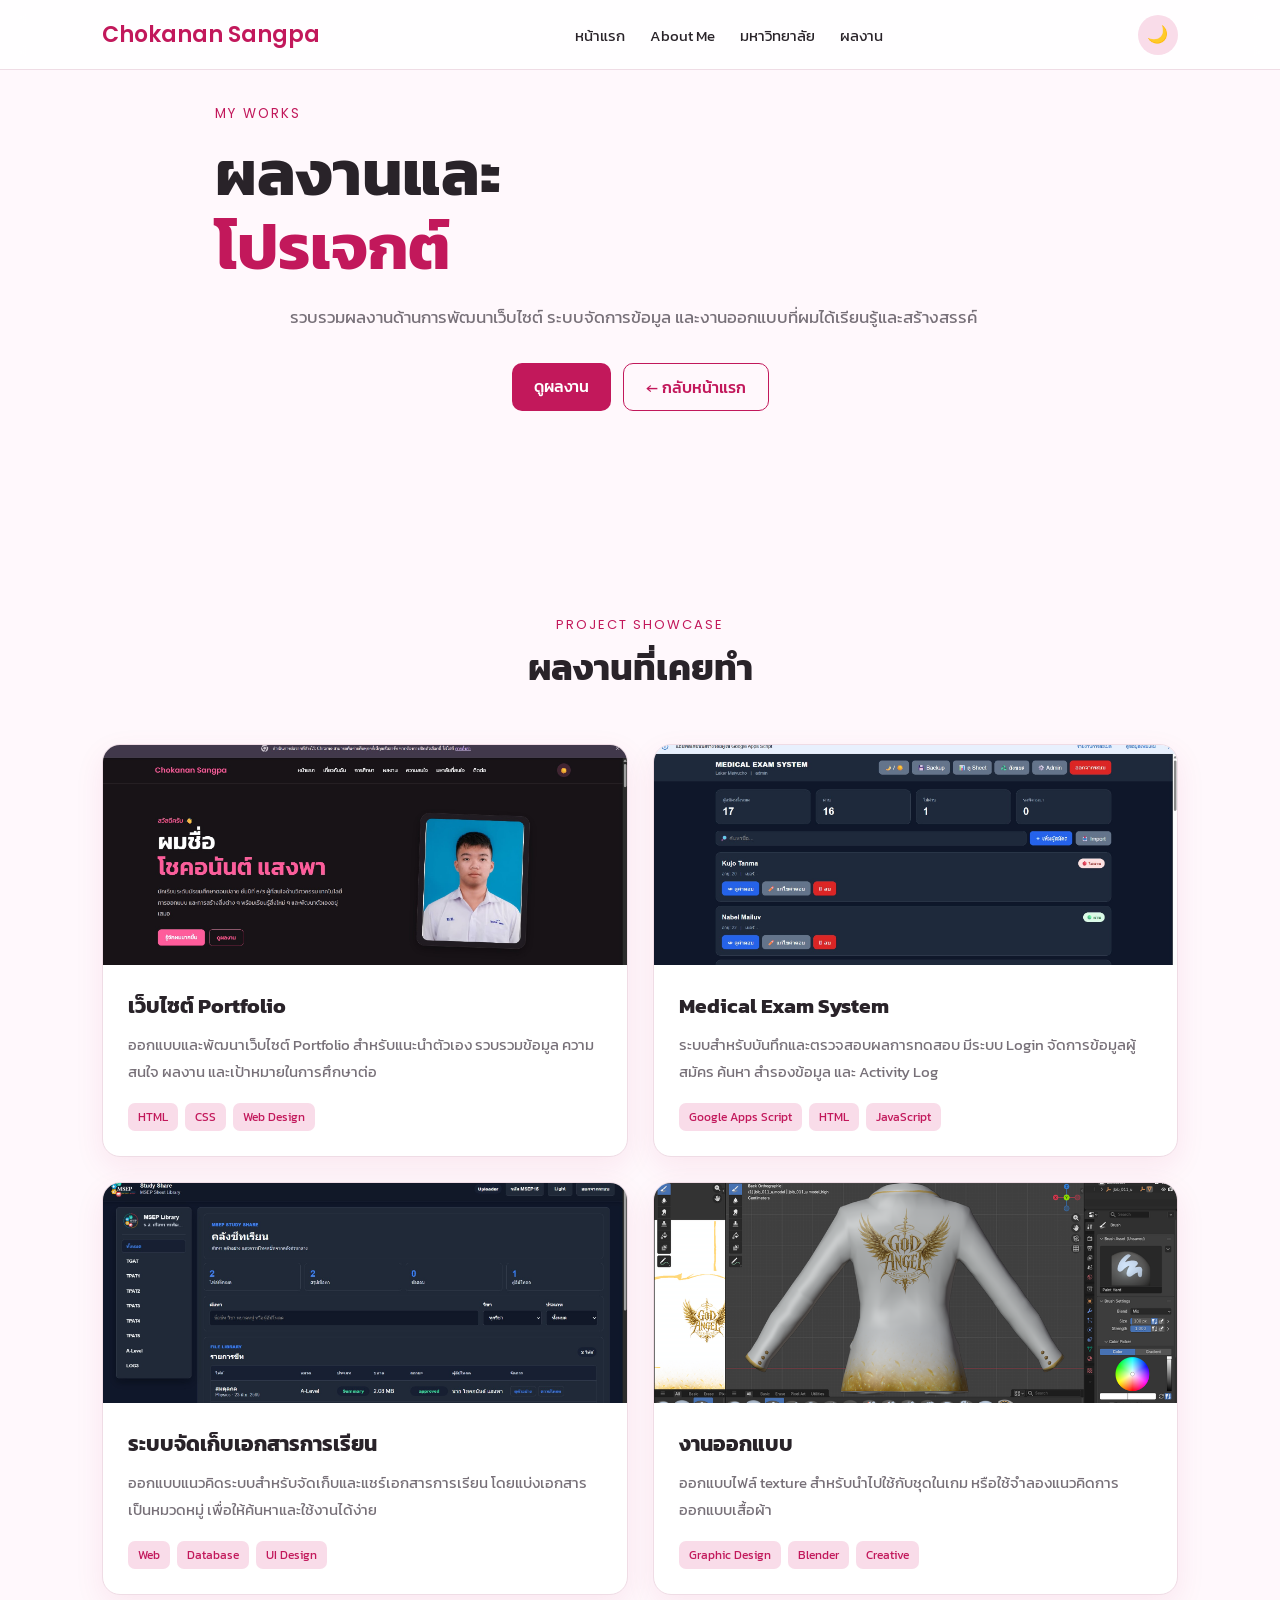
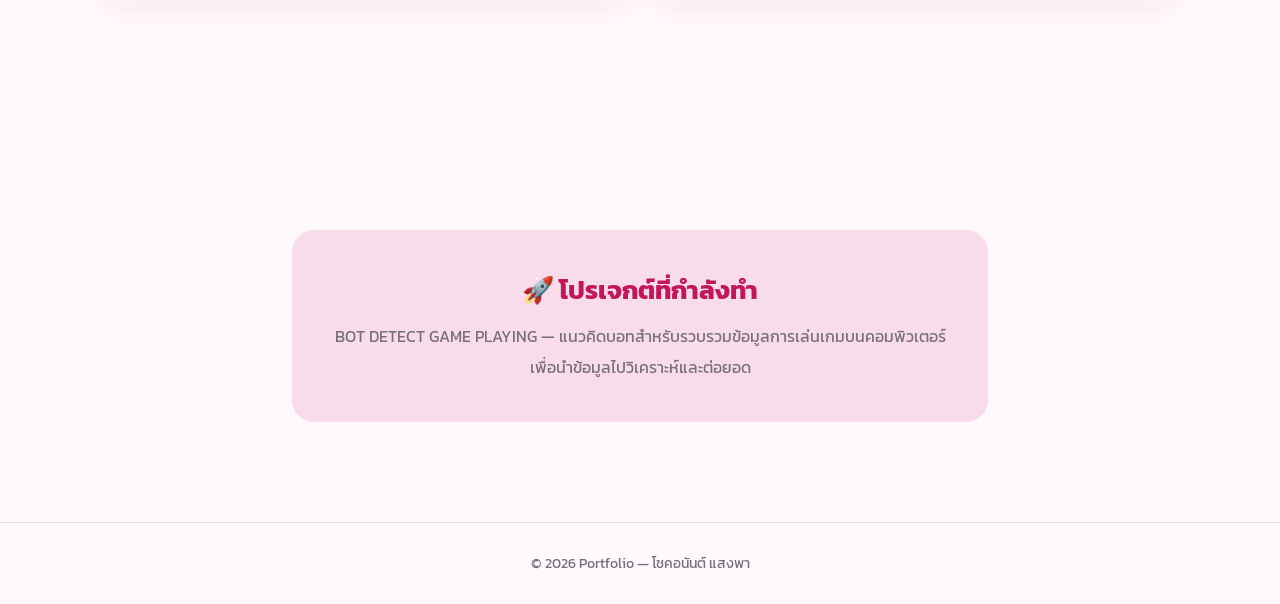
<file: works.html>
<!DOCTYPE html>
<html lang="th">
<head>
    <meta charset="UTF-8">
    <meta name="viewport" content="width=device-width, initial-scale=1.0">
    <title>ผลงาน | โชคอนันต์ แสงพา</title>
    <link rel="stylesheet" href="./style.css">
    <link href="https://fonts.googleapis.com/css2?family=Kanit:wght@300;400;500;600&family=Poppins:wght@400;500;600&display=swap" rel="stylesheet">
</head>
<body>
    <nav>
        <div class="logo">Chokanan Sangpa</div>
        <ul>
            <li><a href="index.html">หน้าแรก</a></li>
            <li><a href="about.html">About Me</a></li>
            <li><a href="universities.html">มหาวิทยาลัย</a></li>
            <li><a href="#works">ผลงาน</a></li>
        </ul>
        <button class="theme-btn" id="themeBtn" onclick="toggleTheme()" aria-label="เปลี่ยนธีม">🌙</button>
    </nav>

    <section class="uni-page-hero">
        <div class="uni-page-hero-inner">
            <small style="color:var(--pink);letter-spacing:2px;font-family:Poppins">MY WORKS</small>
            <h1>ผลงานและ<br><span>โปรเจกต์</span></h1>
            <p>รวบรวมผลงานด้านการพัฒนาเว็บไซต์ ระบบจัดการข้อมูล และงานออกแบบที่ผมได้เรียนรู้และสร้างสรรค์</p>
            <div class="buttons" style="justify-content:center">
                <a href="#works" class="btn btn-main">ดูผลงาน</a>
                <a href="index.html" class="btn btn-outline">← กลับหน้าแรก</a>
            </div>
        </div>
    </section>

    <main id="works">
        <section>
            <div class="section-title">
                <small>PROJECT SHOWCASE</small>
                <h2>ผลงานที่เคยทำ</h2>
            </div>
            <div class="projects">
                <article class="project">
                    <div class="project-image"><a href="https://s34298.github.io/34298/" target="_blank" rel="noopener"><img src="PT.jpg" alt="เว็บไซต์ Portfolio"></a></div>
                    <div class="project-content"><h3>เว็บไซต์ Portfolio</h3><p>ออกแบบและพัฒนาเว็บไซต์ Portfolio สำหรับแนะนำตัวเอง รวบรวมข้อมูล ความสนใจ ผลงาน และเป้าหมายในการศึกษาต่อ</p><div class="tags"><span class="tag">HTML</span><span class="tag">CSS</span><span class="tag">Web Design</span></div></div>
                </article>
                <article class="project">
                    <div class="project-image"><a href="https://shorturl.asia/ASpoG" target="_blank" rel="noopener"><img src="Medic.jpg" alt="Medical Exam System"></a></div>
                    <div class="project-content"><h3>Medical Exam System</h3><p>ระบบสำหรับบันทึกและตรวจสอบผลการทดสอบ มีระบบ Login จัดการข้อมูลผู้สมัคร ค้นหา สำรองข้อมูล และ Activity Log</p><div class="tags"><span class="tag">Google Apps Script</span><span class="tag">HTML</span><span class="tag">JavaScript</span></div></div>
                </article>
                <article class="project">
                    <div class="project-image"><a href="https://msep15.netlify.app/" target="_blank" rel="noopener"><img src="Msep.jpg" alt="ระบบจัดเก็บเอกสารการเรียน"></a></div>
                    <div class="project-content"><h3>ระบบจัดเก็บเอกสารการเรียน</h3><p>ออกแบบแนวคิดระบบสำหรับจัดเก็บและแชร์เอกสารการเรียน โดยแบ่งเอกสารเป็นหมวดหมู่ เพื่อให้ค้นหาและใช้งานได้ง่าย</p><div class="tags"><span class="tag">Web</span><span class="tag">Database</span><span class="tag">UI Design</span></div></div>
                </article>
                <article class="project">
                    <div class="project-image"><img src="GodAngel.jpg" alt="ผลงานออกแบบชุด"></div>
                    <div class="project-content"><h3>งานออกแบบ</h3><p>ออกแบบไฟล์ texture สำหรับนำไปใช้กับชุดในเกม หรือใช้จำลองแนวคิดการออกแบบเสื้อผ้า</p><div class="tags"><span class="tag">Graphic Design</span><span class="tag">Blender</span><span class="tag">Creative</span></div></div>
                </article>
            </div>
        </section>

        <section class="about-goal">
            <div class="about-goal-box">
                <h2>🚀 โปรเจกต์ที่กำลังทำ</h2>
                <p>BOT DETECT GAME PLAYING — แนวคิดบอทสำหรับรวบรวมข้อมูลการเล่นเกมบนคอมพิวเตอร์ เพื่อนำข้อมูลไปวิเคราะห์และต่อยอด</p>
            </div>
        </section>
    </main>

    <footer>© 2026 Portfolio — โชคอนันต์ แสงพา</footer>
    <script>
        function toggleTheme() {
            document.body.classList.toggle('dark');
            document.getElementById('themeBtn').textContent = document.body.classList.contains('dark') ? '☀️' : '🌙';
        }
    </script>
</body>
</html>
</file>
<file: style.css>
/* ========================================
   RESET
======================================== */

* {
    margin: 0;
    padding: 0;
    box-sizing: border-box;
    scroll-behavior: smooth;
}

html {
    width: 100%;
    overflow-x: hidden;
}

body {
    width: 100%;
    min-width: 320px;
    font-family: "Kanit", sans-serif;
    background: var(--bg);
    color: var(--text);

    transition:
        background 0.3s,
        color 0.3s;

    overflow-x: hidden;
}


/* ========================================
   ROOT VARIABLES
======================================== */

:root {
    --bg: #fff8fc;
    --card: #ffffff;
    --text: #292329;
    --subtext: #777078;
    --pink: #c2185b;
    --pink-light: #f9dce9;
    --border: #efdce5;
    --shadow: 0 10px 30px rgba(194, 24, 91, 0.08);

    /* Layout */
    --nav-height: 70px;
    --content-width: 1100px;
    --side-padding: 8%;
}


/* ========================================
   DARK MODE
======================================== */

body.dark {
    --bg: #171317;
    --card: #211c21;
    --text: #ffffff;
    --subtext: #bcb4bb;
    --pink: #ff5c9b;
    --pink-light: #412532;
    --border: #392f35;
    --shadow: 0 10px 30px rgba(0, 0, 0, 0.3);
}


/* ========================================
   NAVBAR
======================================== */

nav {
    position: fixed;
    top: 0;
    left: 0;

    width: 100%;
    height: var(--nav-height);

    display: flex;
    align-items: center;
    justify-content: space-between;

    padding: 0 var(--side-padding);

    background: rgba(255, 255, 255, 0.85);
    backdrop-filter: blur(12px);
    -webkit-backdrop-filter: blur(12px);

    border-bottom: 1px solid var(--border);

    z-index: 999;
}

body.dark nav {
    background: rgba(23, 19, 23, 0.85);
}

.logo {
    font-family: Poppins, sans-serif;
    font-size: 22px;
    font-weight: 600;
    color: var(--pink);

    white-space: nowrap;
}

nav ul {
    display: flex;
    align-items: center;

    list-style: none;
    gap: 25px;
}

nav a {
    text-decoration: none;
    color: var(--text);
    font-size: 15px;

    transition: 0.2s;
}

nav a:hover {
    color: var(--pink);
}

.theme-btn {
    width: 40px;
    height: 40px;

    flex-shrink: 0;

    border: none;
    border-radius: 50%;

    background: var(--pink-light);
    color: var(--pink);

    cursor: pointer;
    font-size: 17px;

    transition: 0.2s;
}

.theme-btn:hover {
    transform: rotate(15deg);
}


/* ========================================
   HERO
======================================== */

.hero {
    width: 100%;
    min-height: 100vh;

    display: flex;
    align-items: center;

    padding:
        calc(var(--nav-height) + 40px)
        var(--side-padding)
        70px;
}

.hero-container {
    width: 100%;
    max-width: var(--content-width);

    margin: auto;

    display: grid;
    grid-template-columns: 1fr 1fr;

    align-items: center;

    gap: 70px;
}

.hero-content {
    min-width: 0;
}

.hello {
    color: var(--pink);
    font-size: 18px;
    margin-bottom: 10px;
}

.hero h1 {
    font-size: clamp(42px, 6vw, 68px);
    line-height: 1.1;

    margin-bottom: 20px;

    word-wrap: break-word;
}

.hero h1 span {
    color: var(--pink);
}

.hero p {
    color: var(--subtext);

    font-size: 17px;
    line-height: 1.9;

    max-width: 550px;
}

.buttons {
    display: flex;

    gap: 12px;
    margin-top: 30px;

    flex-wrap: wrap;
}

.btn {
    display: inline-block;

    padding: 11px 22px;

    border-radius: 10px;

    text-decoration: none;
    font-weight: 500;

    transition: 0.2s;

    white-space: nowrap;
}

.btn-main {
    background: var(--pink);
    color: white;
}

.btn-main:hover {
    transform: translateY(-3px);

    box-shadow:
        0 8px 20px rgba(194, 24, 91, 0.2);
}

.btn-outline {
    border: 1px solid var(--pink);
    color: var(--pink);
}

.btn-outline:hover {
    background: var(--pink-light);
}


/* ========================================
   PROFILE
======================================== */

.profile-box {
    width: 100%;

    display: flex;
    justify-content: center;
    align-items: center;
}

.profile {
    width: 320px;
    height: 390px;

    padding: 15px;

    background: var(--card);

    border: 1px solid var(--border);
    border-radius: 25px;

    box-shadow: var(--shadow);

    transform: rotate(2deg);

    transition: 0.3s;

    flex-shrink: 0;
}

.profile:hover {
    transform:
        rotate(0deg)
        translateY(-7px);
}

.profile img {
    display: block;

    width: 100%;
    height: 100%;

    object-fit: cover;

    border-radius: 18px;
}


/* ========================================
   GENERAL SECTION
======================================== */

section {
    width: 100%;

    padding:
        100px
        var(--side-padding);
}

.section-title {
    text-align: center;

    margin-bottom: 50px;
}

.section-title small {
    color: var(--pink);

    font-family: Poppins, sans-serif;

    font-size: 13px;
    letter-spacing: 2px;
}

.section-title h2 {
    font-size: 36px;

    margin-top: 5px;
}


/* ========================================
   ABOUT
======================================== */

.about {
    width: 100%;
    max-width: 1000px;

    margin: auto;

    display: grid;
    grid-template-columns: 1fr 1fr;

    gap: 25px;
}

.card {
    min-width: 0;

    background: var(--card);

    border: 1px solid var(--border);
    border-radius: 18px;

    padding: 30px;

    box-shadow: var(--shadow);
}

.card h3 {
    color: var(--pink);

    margin-bottom: 15px;
}

.card p {
    color: var(--subtext);

    line-height: 1.9;

    overflow-wrap: break-word;
}


/* ========================================
   EDUCATION
======================================== */

.university {
    width: 100%;
    max-width: 900px;

    margin: auto;

    background: var(--card);

    border: 1px solid var(--border);
    border-radius: 25px;

    padding: 45px;

    text-align: center;

    box-shadow: var(--shadow);
}

.uni-icon {
    font-size: 50px;

    margin-bottom: 15px;
}

.university h3 {
    font-size: 28px;

    margin-bottom: 8px;

    overflow-wrap: break-word;
}

.faculty {
    color: var(--pink);

    font-size: 21px;

    margin-bottom: 8px;

    overflow-wrap: break-word;
}

.university p {
    color: var(--subtext);

    line-height: 1.9;

    overflow-wrap: break-word;
}


/* ========================================
   PROJECTS
======================================== */

.projects {
    width: 100%;
    max-width: 1100px;

    margin: auto;

    display: grid;

    grid-template-columns: repeat(2, minmax(0, 1fr));

    gap: 25px;
}

.project {
    min-width: 0;

    overflow: hidden;

    background: var(--card);

    border: 1px solid var(--border);
    border-radius: 18px;

    box-shadow: var(--shadow);

    transition: 0.25s;
}

.project:hover {
    transform: translateY(-6px);
}

.project-image {
    width: 100%;
    height: 220px;

    background:
        linear-gradient(
            135deg,
            var(--pink-light),
            var(--bg)
        );

    display: flex;
    align-items: center;
    justify-content: center;

    font-size: 60px;

    overflow: hidden;
}

.project-image img {
    display: block;

    width: 100%;
    height: 100%;

    object-fit: cover;
}

.project-content {
    padding: 25px;
}

.project-content h3 {
    font-size: 21px;

    margin-bottom: 10px;

    overflow-wrap: break-word;
}

.project-content p {
    color: var(--subtext);

    line-height: 1.8;

    font-size: 15px;

    overflow-wrap: break-word;
}

.tags {
    display: flex;

    gap: 7px;

    flex-wrap: wrap;

    margin-top: 18px;
}

.tag {
    padding: 5px 10px;

    background: var(--pink-light);
    color: var(--pink);

    border-radius: 7px;

    font-size: 12px;
}


/* ========================================
   SKILLS
======================================== */

.skills {
    width: 100%;
    max-width: 1000px;

    margin: auto;

    display: grid;

    grid-template-columns:
        repeat(3, minmax(0, 1fr));

    gap: 20px;
}

.skill {
    min-width: 0;

    background: var(--card);

    border: 1px solid var(--border);
    border-radius: 18px;

    padding: 28px;

    text-align: center;

    transition: 0.2s;
}

.skill:hover {
    transform: translateY(-5px);
}

.skill-icon {
    font-size: 38px;

    margin-bottom: 10px;
}

.skill h3 {
    margin-bottom: 8px;
}

.skill p {
    color: var(--subtext);

    font-size: 14px;
    line-height: 1.7;

    overflow-wrap: break-word;
}


/* ========================================
   GOAL
======================================== */

.goal {
    width: 100%;
    max-width: 900px;

    margin: auto;
}

.goal-box {
    padding: 45px 35px;

    background: var(--pink-light);

    border-radius: 22px;

    text-align: center;
}

.goal-box h3 {
    color: var(--pink);

    font-size: 25px;

    margin-bottom: 15px;
}

.goal-box p {
    color: var(--subtext);

    line-height: 1.9;

    overflow-wrap: break-word;
}


/* ========================================
   CONTACT
======================================== */

.contact {
    width: 100%;
    max-width: 700px;

    margin: auto;

    text-align: center;
}

.contact > p {
    color: var(--subtext);

    margin-bottom: 25px;

    line-height: 1.8;
}

.contact-links {
    display: flex;

    justify-content: center;

    flex-wrap: wrap;

    gap: 12px;
}

.contact-links a {
    padding: 10px 18px;

    background: var(--card);

    border: 1px solid var(--border);
    border-radius: 10px;

    color: var(--text);

    text-decoration: none;

    transition: 0.2s;

    overflow-wrap: break-word;
}

.contact-links a:hover {
    color: var(--pink);

    border-color: var(--pink);
}


/* ========================================
   FOOTER
======================================== */

footer {
    width: 100%;

    padding: 30px;

    text-align: center;

    color: var(--subtext);

    font-size: 14px;

    border-top: 1px solid var(--border);
}


/* ========================================
   LARGE COMPUTER
   1440px+
======================================== */

@media (min-width: 1440px) {

    :root {
        --side-padding: 10%;
        --content-width: 1200px;
        --nav-height: 75px;
    }

    nav {
        padding-left: 10%;
        padding-right: 10%;
    }

    .hero {
        padding-top: 120px;
    }

    .hero-container {
        gap: 90px;
    }

    section {
        padding-top: 110px;
        padding-bottom: 110px;
    }
}


/* ========================================
   COMPUTER
   1025px - 1439px
======================================== */

@media (min-width: 1025px) and (max-width: 1439px) {

    :root {
        --side-padding: 8%;
        --content-width: 1100px;
    }

    nav {
        padding-left: 8%;
        padding-right: 8%;
    }

    .hero {
        padding-top: 110px;
    }

    .hero-container {
        grid-template-columns: 1fr 1fr;
        gap: 70px;
    }

    .profile {
        width: 320px;
        height: 390px;
    }

    section {
        padding-top: 100px;
        padding-bottom: 100px;
    }
}


/* ========================================
   iPAD / LARGE TABLET
   768px - 1024px
======================================== */

@media (min-width: 768px) and (max-width: 1024px) {

    :root {
        --side-padding: 6%;
        --nav-height: 65px;
    }

    nav {
        padding-left: 5%;
        padding-right: 5%;
    }

    .logo {
        font-size: 20px;
    }

    nav ul {
        gap: 15px;
    }

    nav a {
        font-size: 14px;
    }

    .hero {
        min-height: auto;

        padding:
            105px
            6%
            70px;
    }

    .hero-container {
        max-width: 900px;

        grid-template-columns:
            minmax(0, 1fr)
            minmax(0, 1fr);

        gap: 35px;
    }

    .hero h1 {
        font-size: clamp(38px, 6vw, 55px);
    }

    .hero p {
        font-size: 16px;
        line-height: 1.8;
    }

    .profile {
        width: 280px;
        height: 350px;
    }

    section {
        padding:
            80px
            6%;
    }

    .section-title {
        margin-bottom: 40px;
    }

    .section-title h2 {
        font-size: 32px;
    }

    .about {
        grid-template-columns: 1fr 1fr;
        gap: 18px;
    }

    .card {
        padding: 25px;
    }

    .university {
        max-width: 800px;
        padding: 35px 30px;
    }

    .projects {
        max-width: 900px;

        grid-template-columns:
            repeat(2, minmax(0, 1fr));

        gap: 18px;
    }

    .project-image {
        height: 190px;
    }

    .project-content {
        padding: 20px;
    }

    .skills {
        max-width: 900px;

        grid-template-columns:
            repeat(3, minmax(0, 1fr));

        gap: 15px;
    }

    .skill {
        padding: 22px 15px;
    }

    .goal {
        max-width: 800px;
    }

    .contact {
        max-width: 650px;
    }
}


/* ========================================
   TABLET
   481px - 767px
======================================== */

@media (min-width: 481px) and (max-width: 767px) {

    :root {
        --side-padding: 6%;
        --nav-height: 65px;
    }

    nav {
        padding-left: 5%;
        padding-right: 5%;
    }

    .logo {
        font-size: 20px;
    }

    nav ul {
        display: none;
    }

    .hero {
        min-height: auto;

        padding:
            105px
            7%
            60px;
    }

    .hero-container {
        max-width: 650px;

        grid-template-columns: 1fr;

        text-align: center;

        gap: 40px;
    }

    .hero h1 {
        font-size: 48px;
    }

    .hero p {
        max-width: 600px;

        margin: auto;

        font-size: 16px;
    }

    .buttons {
        justify-content: center;
    }

    .profile {
        width: 270px;
        height: 330px;
    }

    section {
        padding:
            70px
            6%;
    }

    .section-title {
        margin-bottom: 35px;
    }

    .section-title h2 {
        font-size: 30px;
    }

    .about {
        max-width: 650px;

        grid-template-columns: 1fr;

        gap: 18px;
    }

    .card {
        padding: 25px;
    }

    .university {
        max-width: 650px;

        padding: 30px 25px;
    }

    .university h3 {
        font-size: 25px;
    }

    .faculty {
        font-size: 19px;
    }

    .projects {
        max-width: 650px;

        grid-template-columns: 1fr;

        gap: 20px;
    }

    .project-image {
        height: 210px;
    }

    .skills {
        max-width: 650px;

        grid-template-columns:
            repeat(2, minmax(0, 1fr));

        gap: 15px;
    }

    .skill {
        padding: 22px 15px;
    }

    .goal {
        max-width: 650px;
    }

    .goal-box {
        padding: 35px 25px;
    }

    .contact {
        max-width: 600px;
    }
}


/* ========================================
   MOBILE
   360px - 480px
======================================== */

@media (min-width: 360px) and (max-width: 480px) {

    :root {
        --side-padding: 20px;
        --nav-height: 60px;
    }

    nav {
        padding:
            0
            18px;
    }

    .logo {
        font-size: 18px;
    }

    nav ul {
        display: none;
    }

    .theme-btn {
        width: 36px;
        height: 36px;

        font-size: 15px;
    }

    /* HERO */

    .hero {
        min-height: auto;

        padding:
            95px
            20px
            55px;
    }

    .hero-container {
        max-width: 100%;

        grid-template-columns: 1fr;

        gap: 35px;

        text-align: center;
    }

    .hello {
        font-size: 16px;
    }

    .hero h1 {
        font-size: 38px;

        line-height: 1.15;

        margin-bottom: 15px;
    }

    .hero p {
        max-width: 100%;

        margin: auto;

        font-size: 15px;

        line-height: 1.8;
    }

    .buttons {
        justify-content: center;

        gap: 8px;

        margin-top: 22px;
    }

    .btn {
        padding:
            10px
            17px;

        font-size: 14px;
    }

    /* PROFILE */

    .profile {
        width: 240px;
        height: 295px;

        padding: 10px;

        border-radius: 20px;
    }

    .profile img {
        border-radius: 14px;
    }

    /* SECTION */

    section {
        padding:
            60px
            20px;
    }

    .section-title {
        margin-bottom: 30px;
    }

    .section-title small {
        font-size: 11px;
    }

    .section-title h2 {
        font-size: 27px;
    }

    /* ABOUT */

    .about {
        grid-template-columns: 1fr;

        gap: 15px;
    }

    .card {
        padding:
            22px
            18px;

        border-radius: 15px;
    }

    .card h3 {
        font-size: 19px;
    }

    .card p {
        font-size: 14px;

        line-height: 1.8;
    }

    /* EDUCATION */

    .university {
        padding:
            28px
            18px;

        border-radius: 20px;
    }

    .uni-icon {
        font-size: 40px;
    }

    .university h3 {
        font-size: 22px;
    }

    .faculty {
        font-size: 17px;
    }

    .university p {
        font-size: 14px;

        line-height: 1.8;
    }

    /* PROJECTS */

    .projects {
        grid-template-columns: 1fr;

        gap: 18px;
    }

    .project {
        border-radius: 15px;
    }

    .project-image {
        height: 180px;
    }

    .project-content {
        padding:
            20px
            18px;
    }

    .project-content h3 {
        font-size: 19px;
    }

    .project-content p {
        font-size: 14px;
    }

    /* SKILLS */

    .skills {
        grid-template-columns: 1fr;

        gap: 15px;
    }

    .skill {
        padding:
            22px
            18px;
    }

    .skill-icon {
        font-size: 34px;
    }

    .skill p {
        font-size: 13px;
    }

    /* GOAL */

    .goal-box {
        padding:
            30px
            18px;

        border-radius: 18px;
    }

    .goal-box h3 {
        font-size: 21px;
    }

    .goal-box p {
        font-size: 14px;

        line-height: 1.8;
    }

    /* CONTACT */

    .contact > p {
        font-size: 14px;

        line-height: 1.8;
    }

    .contact-links {
        gap: 8px;
    }

    .contact-links a {
        padding:
            9px
            14px;

        font-size: 13px;
    }

    /* FOOTER */

    footer {
        padding:
            25px
            15px;

        font-size: 12px;
    }
}


/* ========================================
   VERY SMALL MOBILE
   BELOW 360px
======================================== */

@media (max-width: 359px) {

    :root {
        --side-padding: 15px;
        --nav-height: 60px;
    }

    nav {
        padding:
            0
            15px;
    }

    .logo {
        font-size: 17px;
    }

    .theme-btn {
        width: 34px;
        height: 34px;

        font-size: 14px;
    }

    .hero {
        padding:
            90px
            15px
            50px;
    }

    .hero-container {
        gap: 30px;
    }

    .hero h1 {
        font-size: 33px;
    }

    .hero p {
        font-size: 14px;
    }

    .buttons {
        gap: 7px;
    }

    .btn {
        padding:
            9px
            13px;

        font-size: 13px;
    }

    .profile {
        width: 220px;
        height: 275px;
    }

    section {
        padding:
            55px
            15px;
    }

    .section-title h2 {
        font-size: 24px;
    }

    .card {
        padding:
            20px
            16px;
    }

    .university {
        padding:
            25px
            15px;
    }

    .project-image {
        height: 160px;
    }

    .project-content {
        padding:
            18px
            15px;
    }

    .skill {
        padding:
            20px
            15px;
    }

    .goal-box {
        padding:
            25px
            15px;
    }

    .contact-links a {
        padding:
            8px
            11px;

        font-size: 12px;
    }
}


/* ========================================
   MOBILE LANDSCAPE
======================================== */

@media (max-width: 767px) and (orientation: landscape) {

    .hero {
        min-height: auto;

        padding-top: 90px;
    }

    .hero-container {
        grid-template-columns:
            minmax(0, 1fr)
            minmax(0, 1fr);

        text-align: left;

        align-items: center;

        gap: 30px;
    }

    .hero p {
        margin: 0;
    }

    .buttons {
        justify-content: flex-start;
    }

    .profile {
        width: 220px;
        height: 270px;
    }
}


/* ========================================
   TOUCH SCREEN
   ปิด EFFECT ที่ไม่จำเป็นบนมือถือ
======================================== */

@media (hover: none) and (pointer: coarse) {

    .profile:hover,
    .project:hover,
    .skill:hover {
        transform: none;
    }

    .btn-main:hover {
        transform: none;

        box-shadow: none;
    }

    .theme-btn:hover {
        transform: none;
    }
}


/* ========================================
   ACCESSIBILITY
======================================== */

@media (prefers-reduced-motion: reduce) {

    *,
    *::before,
    *::after {
        scroll-behavior: auto !important;
        transition: none !important;
        animation: none !important;
    }
}ก

/* UNIVERSITY PAGE */
.uni-page-hero{min-height:55vh;display:flex;align-items:center;justify-content:center;text-align:center;padding:calc(var(--nav-height) + 55px) var(--side-padding) 70px;background:radial-gradient(circle at 20% 20%,var(--pink-light),transparent 35%),radial-gradient(circle at 80% 70%,var(--pink-light),transparent 35%)}
.uni-page-hero-inner{max-width:850px;margin:auto}.uni-page-hero h1{font-size:clamp(38px,6vw,64px);line-height:1.15;margin:12px 0 18px}.uni-page-hero h1 span{color:var(--pink)}.uni-page-hero p{color:var(--subtext);font-size:17px;line-height:1.9;max-width:700px;margin:auto}
.uni-list{width:100%;max-width:1150px;margin:auto;display:grid;grid-template-columns:repeat(3,minmax(0,1fr));gap:22px}.uni-card{position:relative;overflow:hidden;background:var(--card);border:1px solid var(--border);border-radius:22px;padding:28px;box-shadow:var(--shadow);transition:.25s}.uni-card:hover{transform:translateY(-7px)}.uni-card:before{content:"";position:absolute;inset:0 0 auto;height:5px;background:var(--uni-color,var(--pink))}.uni-logo{width:92px;height:92px;margin:0 auto 18px;border-radius:50%;display:flex;align-items:center;justify-content:center;background:var(--uni-bg,var(--pink-light));border:2px solid var(--uni-color,var(--pink));color:var(--uni-color,var(--pink));font-family:Poppins,sans-serif;font-weight:700;font-size:25px;text-align:center}.uni-card h3{text-align:center;font-size:23px;margin-bottom:7px}.uni-card .uni-subtitle{text-align:center;color:var(--uni-color,var(--pink));font-weight:500;margin-bottom:15px}.uni-card p{color:var(--subtext);line-height:1.8;font-size:14px}.uni-info{margin-top:18px;display:grid;gap:9px}.uni-info div{padding:10px 12px;border-radius:10px;background:var(--bg);color:var(--text);font-size:14px}.uni-actions{display:flex;flex-wrap:wrap;gap:9px;margin-top:20px}.uni-actions a{flex:1;min-width:130px;text-align:center;padding:9px 12px;border-radius:9px;text-decoration:none;font-size:13px;border:1px solid var(--uni-color,var(--pink));color:var(--uni-color,var(--pink));transition:.2s}.uni-actions a:hover{background:var(--uni-bg,var(--pink-light))}.uni-actions a.main{color:#fff;background:var(--uni-color,var(--pink))}
.faculty-page{width:100%;max-width:1050px;margin:auto}.faculty-block{background:var(--card);border:1px solid var(--border);border-radius:22px;padding:32px;margin-bottom:25px;box-shadow:var(--shadow)}.faculty-head{display:flex;gap:20px;align-items:center;margin-bottom:22px}.faculty-badge{width:65px;height:65px;border-radius:16px;display:flex;align-items:center;justify-content:center;flex-shrink:0;background:var(--pink-light);color:var(--pink);font-weight:700;font-family:Poppins,sans-serif}.faculty-head h3{font-size:25px;margin-bottom:4px}.faculty-head p{color:var(--pink)}.faculty-grid{display:grid;grid-template-columns:1fr 1fr;gap:18px}.faculty-item{padding:20px;border:1px solid var(--border);border-radius:15px;background:var(--bg)}.faculty-item h4{margin-bottom:9px}.faculty-item p,.faculty-item li{color:var(--subtext);line-height:1.8;font-size:14px}.faculty-item ul{padding-left:20px}.criteria-note{margin-top:18px;padding:15px 18px;border-radius:13px;background:var(--pink-light);color:var(--subtext);line-height:1.8;font-size:13px}.source-links{display:flex;flex-wrap:wrap;gap:10px;margin-top:18px}.source-links a{text-decoration:none;color:var(--pink);border:1px solid var(--pink);padding:8px 13px;border-radius:9px;font-size:13px}.back-home{margin-top:25px;text-align:center}
@media(max-width:900px){.uni-list{grid-template-columns:1fr;max-width:650px}.faculty-grid{grid-template-columns:1fr}}@media(max-width:600px){.uni-page-hero{padding-top:100px;min-height:50vh}.uni-page-hero p{font-size:15px}.uni-card,.faculty-block{padding:22px 18px}.faculty-head{align-items:flex-start}.faculty-head h3{font-size:21px}.uni-logo{width:80px;height:80px}}

/* ================================
   UNIVERSITY LOGO
================================ */

.uni-logo {
    width: 110px;
    height: 110px;
    margin: 0 auto 20px;

    display: flex;
    align-items: center;
    justify-content: center;

    background: var(--uni-bg);
    border: 2px solid var(--uni-color);
    border-radius: 50%;

    padding: 15px;

    transition: 0.3s ease;
}

.uni-logo img {
    width: 100%;
    height: 100%;
    object-fit: contain;
    display: block;
}

.uni-card:hover .uni-logo {
    transform: translateY(-5px) scale(1.05);
    box-shadow: 0 10px 25px rgba(0,0,0,0.12);
}

/* Mobile */
@media (max-width: 600px) {

    .uni-logo {
        width: 90px;
        height: 90px;
        padding: 12px;
    }

}

/* ========================================
   ABOUT ME PAGE
======================================== */

.about-page {
    width: 100%;
    min-height: 100vh;
    padding:
        calc(var(--nav-height) + 55px)
        var(--side-padding)
        80px;

    background:
        radial-gradient(
            circle at 15% 20%,
            var(--pink-light),
            transparent 30%
        ),
        radial-gradient(
            circle at 85% 75%,
            var(--pink-light),
            transparent 30%
        );
}

/* Header */

.about-hero {
    width: 100%;
    max-width: 900px;
    margin: 0 auto 55px;

    text-align: center;
}

.about-hero small {
    display: block;

    color: var(--pink);

    font-family: Poppins, sans-serif;
    font-size: 13px;

    letter-spacing: 2px;
    margin-bottom: 8px;
}

.about-hero h1 {
    font-size: clamp(40px, 6vw, 64px);
    line-height: 1.15;

    margin-bottom: 18px;
}

.about-hero h1 span {
    color: var(--pink);
}

.about-hero p {
    max-width: 700px;
    margin: auto;

    color: var(--subtext);

    font-size: 17px;
    line-height: 1.9;
}


/* ========================================
   ABOUT ME PROFILE
======================================== */

.about-profile {
    width: 100%;
    max-width: 1050px;

    margin: auto;

    display: grid;
    grid-template-columns:
        350px
        minmax(0, 1fr);

    gap: 35px;
    align-items: stretch;
}


/* Profile Image */

.about-photo {
    background: var(--card);

    border: 1px solid var(--border);
    border-radius: 25px;

    padding: 15px;

    box-shadow: var(--shadow);

    transform: rotate(-2deg);

    transition: 0.3s ease;
}

.about-photo:hover {
    transform:
        rotate(0deg)
        translateY(-7px);
}

.about-photo img {
    display: block;

    width: 100%;
    height: 100%;

    min-height: 420px;

    object-fit: cover;

    border-radius: 18px;
}


/* ========================================
   ABOUT INFORMATION
======================================== */

.about-info {
    display: flex;
    flex-direction: column;
    gap: 18px;
}

.about-info-card {
    background: var(--card);

    border: 1px solid var(--border);
    border-radius: 18px;

    padding: 25px;

    box-shadow: var(--shadow);
}

.about-info-card h2 {
    color: var(--pink);

    font-size: 23px;

    margin-bottom: 12px;
}

.about-info-card p {
    color: var(--subtext);

    font-size: 15px;
    line-height: 1.9;

    overflow-wrap: break-word;
}


/* ========================================
   PERSONAL INFORMATION
======================================== */

.about-details {
    display: grid;

    grid-template-columns:
        repeat(2, minmax(0, 1fr));

    gap: 12px;

    margin-top: 18px;
}

.about-detail {
    padding: 14px 16px;

    background: var(--bg);

    border: 1px solid var(--border);
    border-radius: 12px;
}

.about-detail strong {
    display: block;

    color: var(--text);

    font-size: 14px;

    margin-bottom: 4px;
}

.about-detail span {
    color: var(--subtext);

    font-size: 14px;
}


/* ========================================
   INTERESTS
======================================== */

.about-interests {
    width: 100%;
    max-width: 1050px;

    margin: 30px auto 0;

    display: grid;

    grid-template-columns:
        repeat(3, minmax(0, 1fr));

    gap: 18px;
}

.interest-card {
    background: var(--card);

    border: 1px solid var(--border);
    border-radius: 18px;

    padding: 25px;

    text-align: center;

    box-shadow: var(--shadow);

    transition: 0.25s ease;
}

.interest-card:hover {
    transform: translateY(-6px);
}

.interest-icon {
    font-size: 40px;

    margin-bottom: 10px;
}

.interest-card h3 {
    margin-bottom: 8px;
}

.interest-card p {
    color: var(--subtext);

    font-size: 14px;
    line-height: 1.7;
}


/* ========================================
   MY JOURNEY
======================================== */

.about-journey {
    width: 100%;
    max-width: 900px;

    margin: 55px auto 0;
}

.about-journey-title {
    text-align: center;

    margin-bottom: 30px;
}

.about-journey-title small {
    color: var(--pink);

    font-family: Poppins, sans-serif;

    font-size: 13px;

    letter-spacing: 2px;
}

.about-journey-title h2 {
    font-size: 34px;

    margin-top: 5px;
}

.journey-list {
    position: relative;

    display: grid;

    gap: 18px;
}

.journey-item {
    position: relative;

    background: var(--card);

    border: 1px solid var(--border);
    border-radius: 16px;

    padding: 22px 25px;

    box-shadow: var(--shadow);
}

.journey-item h3 {
    color: var(--pink);

    margin-bottom: 7px;
}

.journey-item p {
    color: var(--subtext);

    font-size: 14px;
    line-height: 1.8;
}


/* ========================================
   ABOUT ME GOAL
======================================== */

.about-goal {
    width: 100%;
    max-width: 900px;

    margin: 35px auto 0;
}

.about-goal-box {
    padding: 40px 30px;

    background: var(--pink-light);

    border-radius: 22px;

    text-align: center;
}

.about-goal-box h2 {
    color: var(--pink);

    font-size: 26px;

    margin-bottom: 12px;
}

.about-goal-box p {
    max-width: 700px;

    margin: auto;

    color: var(--subtext);

    line-height: 1.9;
}


/* ========================================
   ABOUT ME RESPONSIVE
======================================== */

/* iPad / Large Tablet */

@media (min-width: 768px) and (max-width: 1024px) {

    .about-profile {
        grid-template-columns:
            280px
            minmax(0, 1fr);

        gap: 25px;
    }

    .about-photo img {
        min-height: 360px;
    }

    .about-info-card {
        padding: 22px;
    }

    .about-interests {
        grid-template-columns:
            repeat(3, minmax(0, 1fr));

        gap: 15px;
    }

}


/* Tablet */

@media (min-width: 481px) and (max-width: 767px) {

    .about-page {
        padding:
            100px
            6%
            60px;
    }

    .about-hero {
        margin-bottom: 40px;
    }

    .about-hero h1 {
        font-size: 45px;
    }

    .about-hero p {
        font-size: 16px;
    }

    .about-profile {
        grid-template-columns: 1fr;

        max-width: 650px;

        gap: 30px;
    }

    .about-photo {
        width: 270px;

        margin: auto;
    }

    .about-photo img {
        min-height: 330px;
    }

    .about-interests {
        max-width: 650px;

        grid-template-columns:
            repeat(2, minmax(0, 1fr));
    }

    .about-journey {
        margin-top: 45px;
    }

}


/* Mobile */

@media (min-width: 360px) and (max-width: 480px) {

    .about-page {
        padding:
            90px
            20px
            50px;
    }

    .about-hero {
        margin-bottom: 35px;
    }

    .about-hero small {
        font-size: 11px;
    }

    .about-hero h1 {
        font-size: 36px;
    }

    .about-hero p {
        font-size: 14px;

        line-height: 1.8;
    }

    .about-profile {
        grid-template-columns: 1fr;

        gap: 25px;
    }

    .about-photo {
        width: 230px;

        margin: auto;

        padding: 10px;

        border-radius: 20px;
    }

    .about-photo img {
        min-height: 285px;

        border-radius: 14px;
    }

    .about-info {
        gap: 15px;
    }

    .about-info-card {
        padding: 20px 18px;

        border-radius: 15px;
    }

    .about-info-card h2 {
        font-size: 20px;
    }

    .about-info-card p {
        font-size: 14px;
    }

    .about-details {
        grid-template-columns: 1fr;

        gap: 9px;
    }

    .about-detail {
        padding: 12px 14px;
    }

    .about-interests {
        grid-template-columns: 1fr;

        gap: 15px;

        margin-top: 25px;
    }

    .interest-card {
        padding: 22px 18px;
    }

    .about-journey {
        margin-top: 40px;
    }

    .about-journey-title h2 {
        font-size: 27px;
    }

    .journey-item {
        padding: 20px 18px;
    }

    .about-goal-box {
        padding: 30px 18px;
    }

    .about-goal-box h2 {
        font-size: 21px;
    }

}


/* Very Small Mobile */

@media (max-width: 359px) {

    .about-page {
        padding:
            90px
            15px
            45px;
    }

    .about-hero h1 {
        font-size: 32px;
    }

    .about-hero p {
        font-size: 13px;
    }

    .about-photo {
        width: 210px;
    }

    .about-photo img {
        min-height: 260px;
    }

    .about-info-card {
        padding: 18px 15px;
    }

    .about-interests {
        grid-template-columns: 1fr;
    }

}


/* Mobile Landscape */

@media (max-width: 767px) and (orientation: landscape) {

    .about-profile {
        grid-template-columns:
            minmax(0, 1fr)
            minmax(0, 1fr);

        align-items: center;
    }

    .about-photo {
        width: 220px;
    }

    .about-photo img {
        min-height: 270px;
    }

}
</file>
